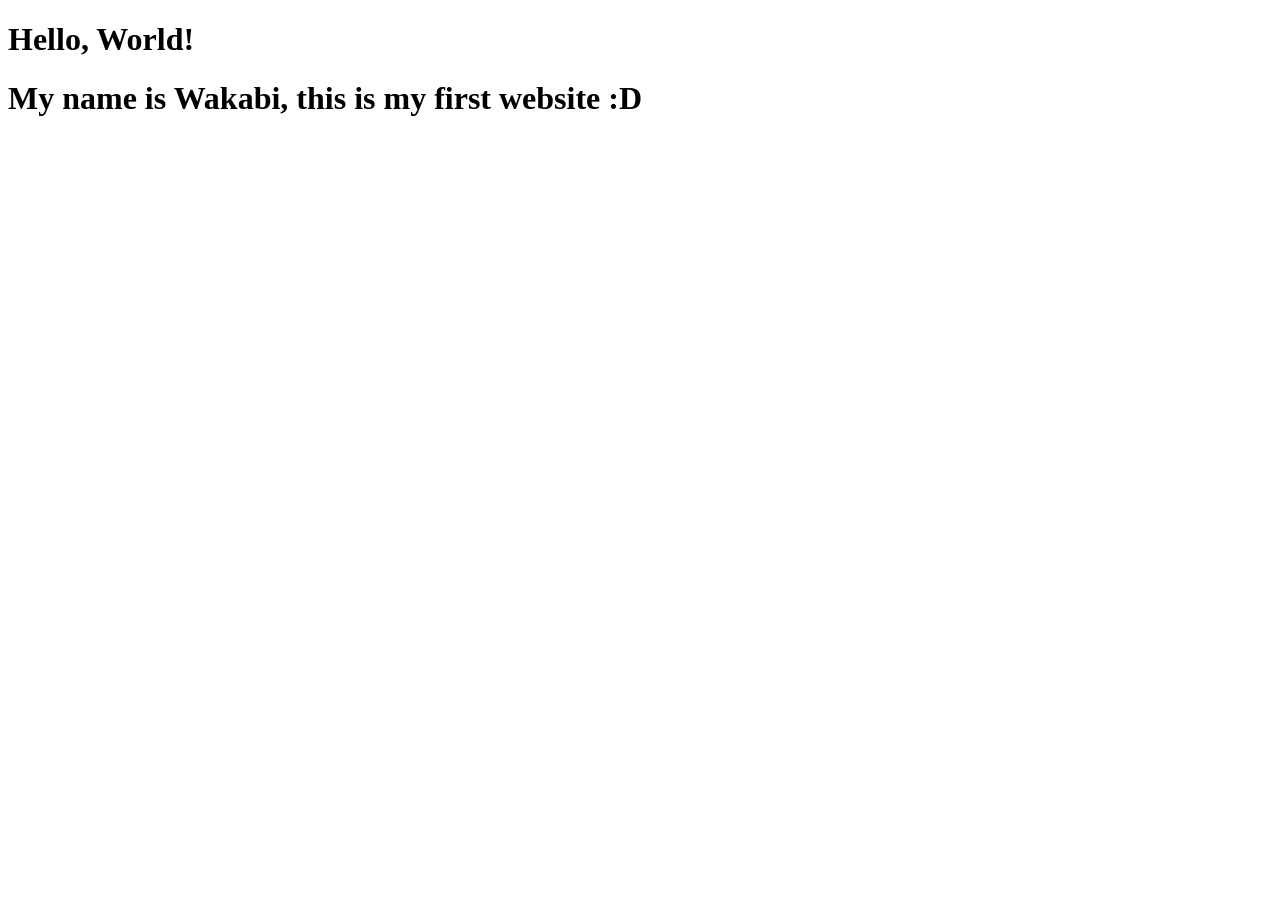
<file: 01_HTML_Fundamentals/index.html>
<!DOCTYPE html>
<html lang="en">
  <head>
    <meta charset="UTF-8" />
    <meta http-equiv="X-UA-Compatible" content="IE=edge" />
    <meta name="viewport" content="width=device-width, initial-scale=1.0" />
    <title>My First Website</title>
  </head>
  <body>
    <h1>Hello, World!</h1>
    <h1>My name is Wakabi, this is my first website :D</h1>
  </body>
</html>
</file>
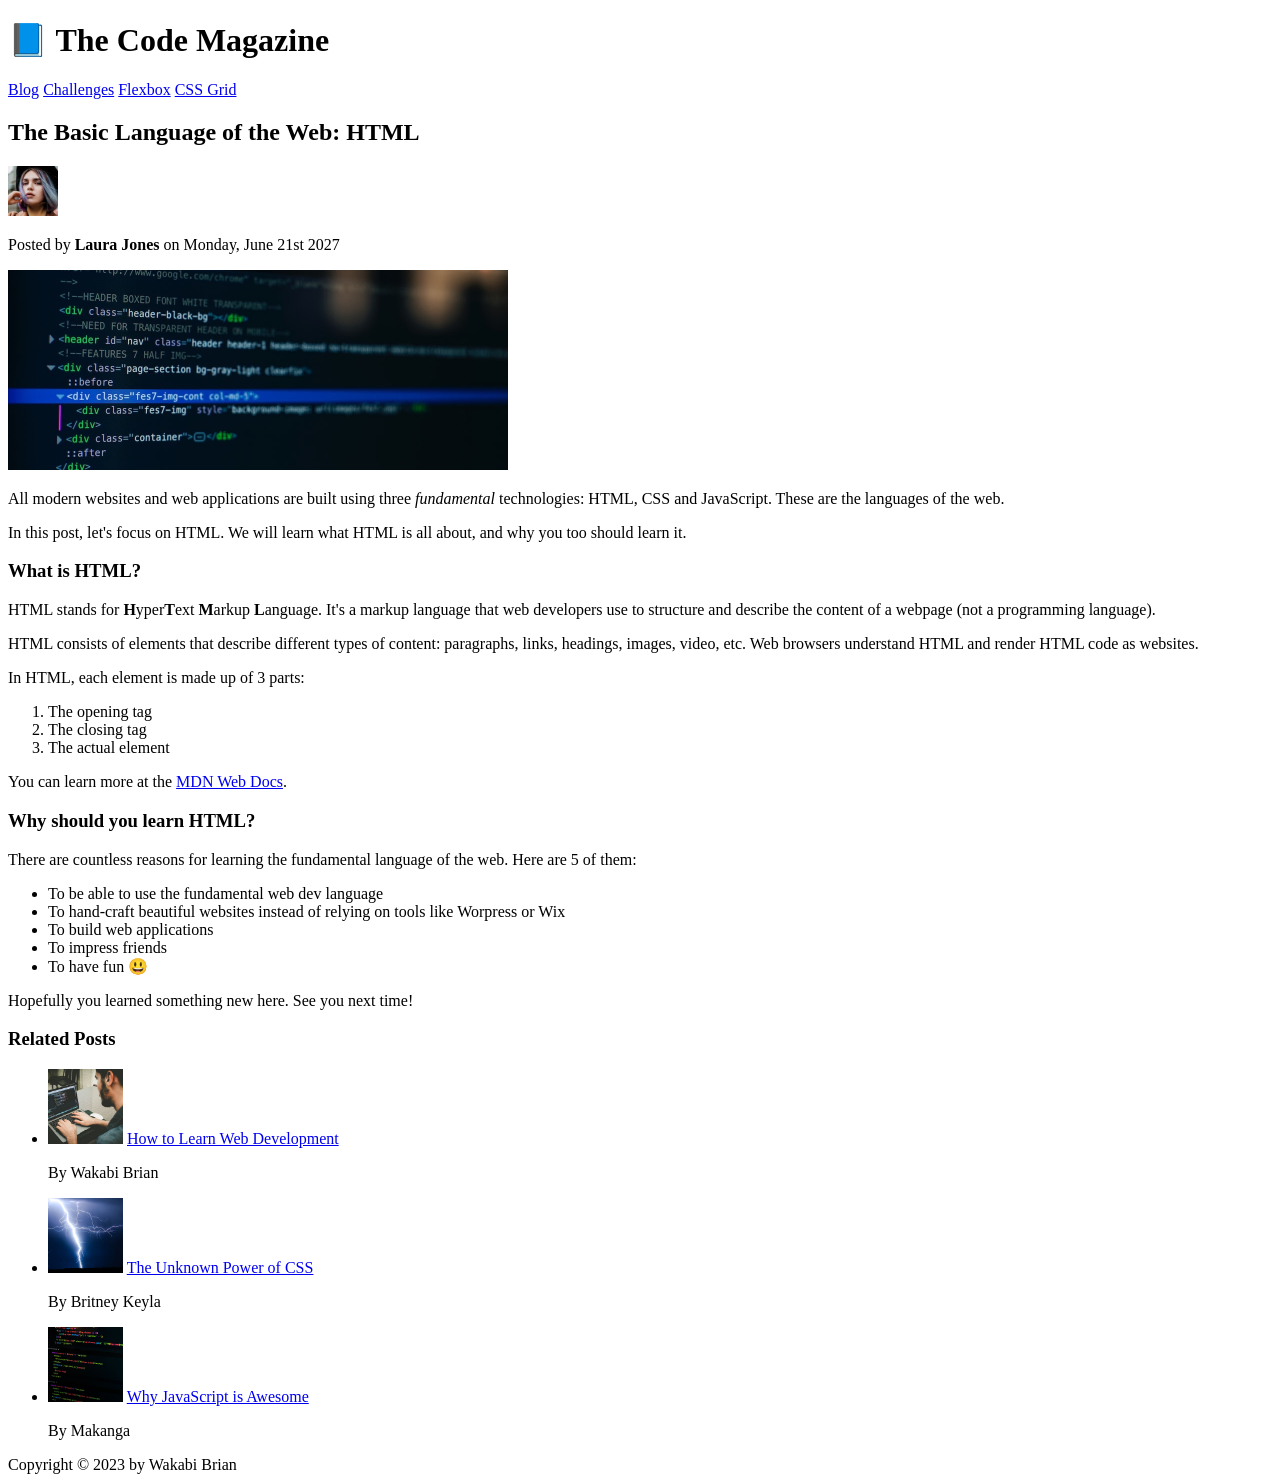
<file: 02_HTML_Fundamentals/index.html>
<!DOCTYPE html>
<html lang="en">
  <head>
    <meta charset="UTF-8" />
    <title>The Basic Language of the Web: HTML</title>
  </head>

  <body>
    <header>
      <h1>📘 The Code Magazine</h1>
      <nav>
        <a href="blog.html">Blog</a>
        <a href="#">Challenges</a>
        <a href="#">Flexbox</a>
        <a href="#">CSS Grid</a>
      </nav>
    </header>

    <article>
      <header>
        <h2>The Basic Language of the Web: HTML</h2>
        <img
          src="img/laura-jones.jpg"
          alt="Laura Jones Picture"
          width="50"
          height="50"
        />
        <p>Posted by <strong>Laura Jones</strong> on Monday, June 21st 2027</p>
        <img
          src="img/post-img.jpg"
          alt="HTML Code on a screen"
          width="500"
          height="200"
        />
      </header>

      <p>
        All modern websites and web applications are built using three
        <em>fundamental</em>
        technologies: HTML, CSS and JavaScript. These are the languages of the
        web.
      </p>

      <p>
        In this post, let's focus on HTML. We will learn what HTML is all about,
        and why you too should learn it.
      </p>

      <h3>What is HTML?</h3>
      <p>
        HTML stands for <strong>H</strong>yper<strong>T</strong>ext
        <strong>M</strong>arkup <strong>L</strong>anguage. It's a markup
        language that web developers use to structure and describe the content
        of a webpage (not a programming language).
      </p>
      <!-- This is a comment: It's not visible in the browser -->
      <p>
        HTML consists of elements that describe different types of content:
        paragraphs, links, headings, images, video, etc. Web browsers understand
        HTML and render HTML code as websites.
      </p>

      <p>In HTML, each element is made up of 3 parts:</p>

      <ol>
        <li>The opening tag</li>
        <li>The closing tag</li>
        <li>The actual element</li>
      </ol>

      <p>
        You can learn more at the
        <a
          href="https://developer.mozilla.org/en-US/docs/Web/HTML"
          target="_blank"
          >MDN Web Docs</a
        >.
      </p>

      <h3>Why should you learn HTML?</h3>
      <p>
        There are countless reasons for learning the fundamental language of the
        web. Here are 5 of them:
      </p>

      <ul>
        <li>To be able to use the fundamental web dev language</li>
        <li>
          To hand-craft beautiful websites instead of relying on tools like
          Worpress or Wix
        </li>
        <li>To build web applications</li>
        <li>To impress friends</li>
        <li>To have fun 😃</li>
      </ul>

      <p>Hopefully you learned something new here. See you next time!</p>
    </article>

    <aside>
      <h3>Related Posts</h3>
      <ul>
        <li>
          <img
            src="img/related-1.jpg"
            alt="Man on a computer"
            width="75"
            height="75"
          />
          <a href="#">How to Learn Web Development</a>
          <p>By Wakabi Brian</p>
        </li>
        <li>
          <img
            src="img/related-2.jpg"
            alt="Image of Sky"
            width="75"
            height="75"
          />
          <a href="#">The Unknown Power of CSS</a>
          <p>By Britney Keyla</p>
        </li>
        <li>
          <img
            src="img/related-3.jpg"
            alt="Code on PC"
            width="75"
            height="75"
          />
          <a href="#">Why JavaScript is Awesome</a>
          <p>By Makanga</p>
        </li>
      </ul>
    </aside>

    <footer>Copyright &copy; 2023 by Wakabi Brian</footer>
  </body>
</html>
</file>
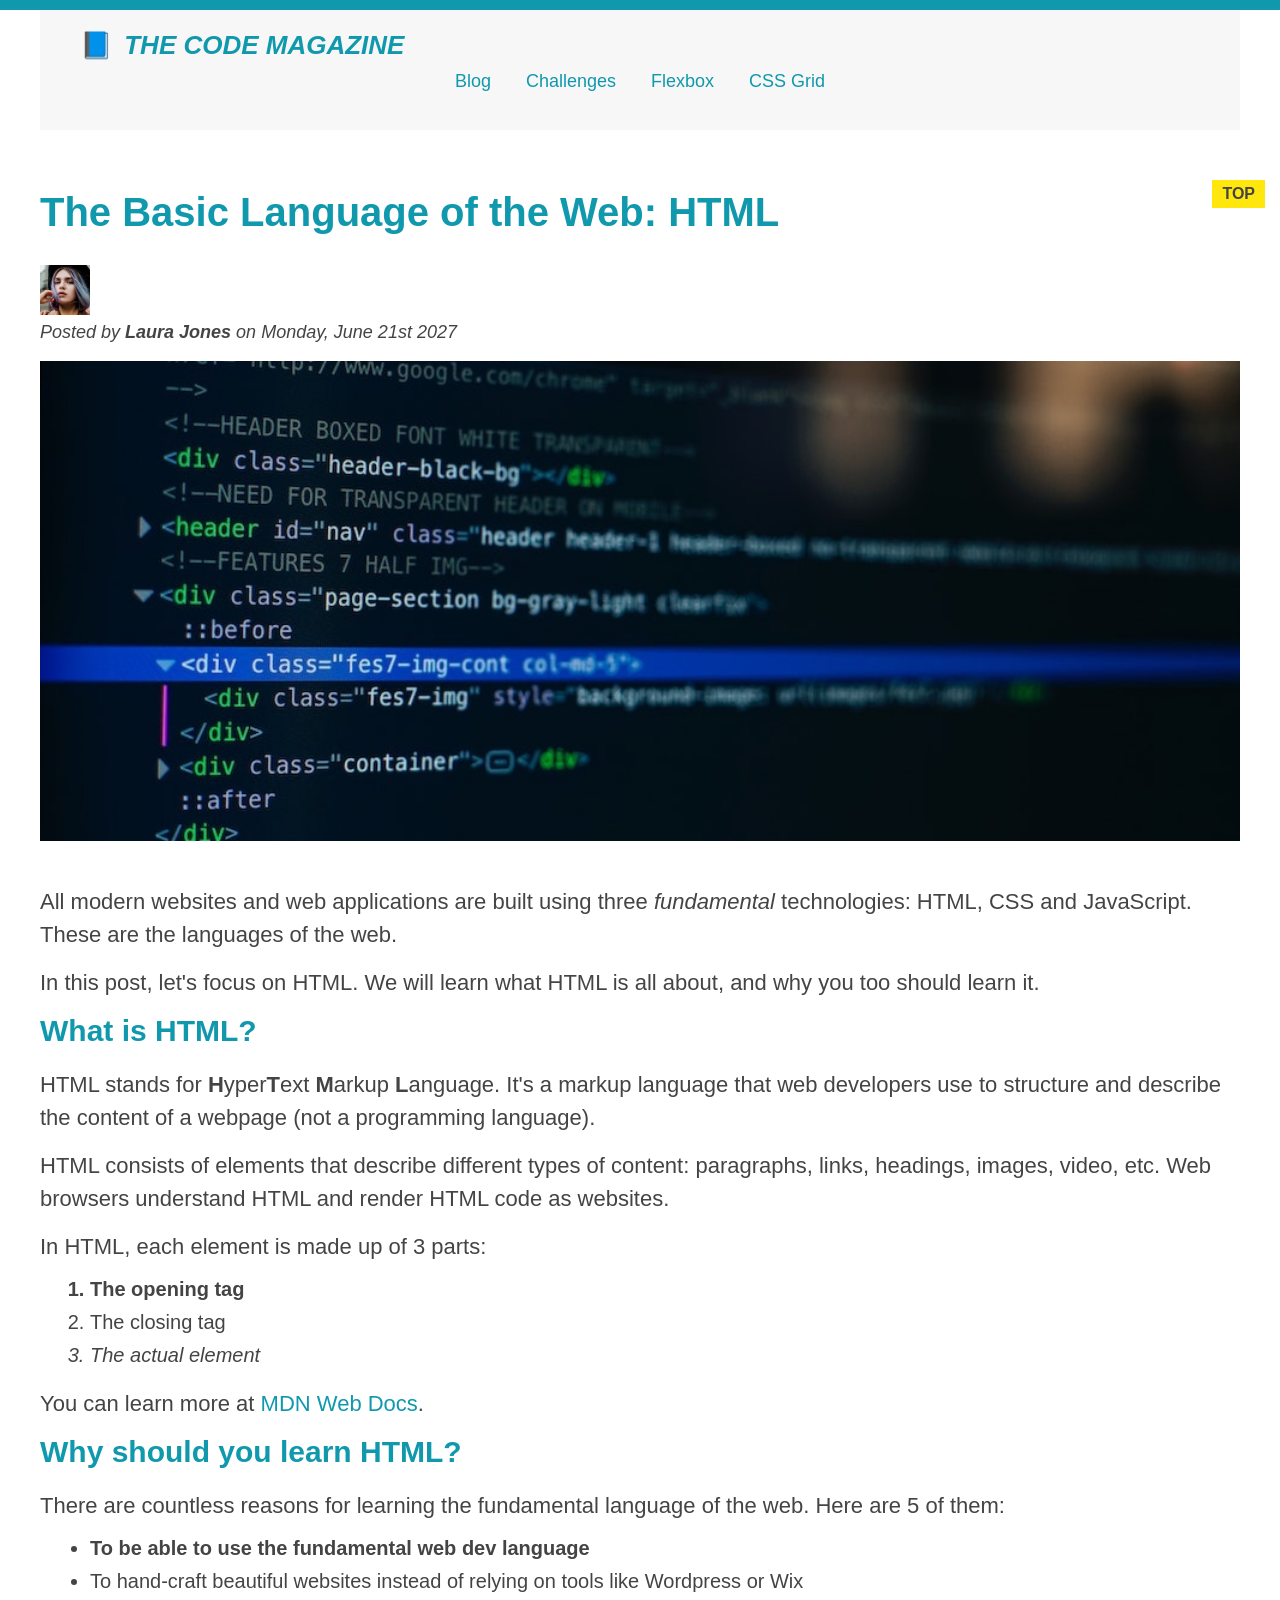
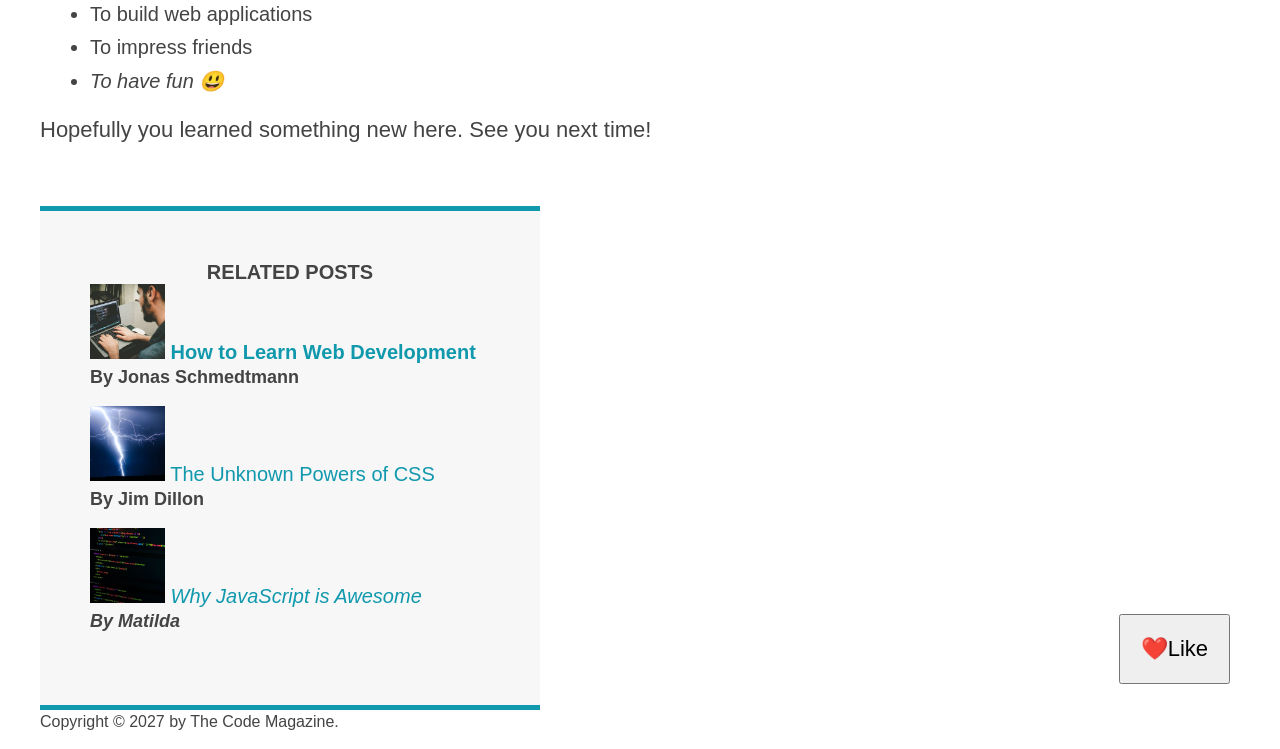
<file: 03_CSS_Fundamentals/index.html>
<!DOCTYPE html>
<html lang="en">
    <head>
        <meta charset="UTF-8" />
        <title>The Basic Language of the Web: HTML</title>
    </head>

    <link rel="stylesheet" href="style.css" />

    <body>
        <div class="container">
            <header class="main-header">
                <h1>📘 The Code Magazine</h1>

                <nav>
                    <!-- <strong>This is the navigation</strong> -->
                    <a href="blog.html">Blog</a>
                    <a href="#">Challenges</a>
                    <a href="#">Flexbox</a>
                    <a href="#">CSS Grid</a>
                </nav>

                <button>❤️Like</button>
            </header>

            <article>
                <header class="post-header">
                    <h2>The Basic Language of the Web: HTML</h2>

                    <img
                        src="img/laura-jones.jpg"
                        alt="Headshot of Laura Jones"
                        height="50"
                        width="50"
                    />

                    <p id="author">
                        Posted by <strong>Laura Jones</strong> on Monday, June
                        21st 2027
                    </p>

                    <img
                        src="img/post-img.jpg"
                        alt="HTML code on a screen"
                        width="500"
                        height="200"
                        class="post-img"
                    />
                </header>

                <p>
                    All modern websites and web applications are built using
                    three
                    <em>fundamental</em>
                    technologies: HTML, CSS and JavaScript. These are the
                    languages of the web.
                </p>

                <p>
                    In this post, let's focus on HTML. We will learn what HTML
                    is all about, and why you too should learn it.
                </p>

                <h3>What is HTML?</h3>
                <p>
                    HTML stands for <strong>H</strong>yper<strong>T</strong>ext
                    <strong>M</strong>arkup <strong>L</strong>anguage. It's a
                    markup language that web developers use to structure and
                    describe the content of a webpage (not a programming
                    language).
                </p>
                <p>
                    HTML consists of elements that describe different types of
                    content: paragraphs, links, headings, images, video, etc.
                    Web browsers understand HTML and render HTML code as
                    websites.
                </p>
                <p>In HTML, each element is made up of 3 parts:</p>

                <ol>
                    <li>The opening tag</li>
                    <li>The closing tag</li>
                    <li>The actual element</li>
                </ol>

                <p>
                    You can learn more at
                    <a
                        href="https://developer.mozilla.org/en-US/docs/Web/HTML"
                        target="_blank"
                        >MDN Web Docs</a
                    >.
                </p>

                <h3>Why should you learn HTML?</h3>

                <p>
                    There are countless reasons for learning the fundamental
                    language of the web. Here are 5 of them:
                </p>

                <ul>
                    <li>To be able to use the fundamental web dev language</li>
                    <li>
                        To hand-craft beautiful websites instead of relying on
                        tools like Wordpress or Wix
                    </li>
                    <li>To build web applications</li>
                    <li>To impress friends</li>
                    <li>To have fun 😃</li>
                </ul>

                <p>
                    Hopefully you learned something new here. See you next time!
                </p>
            </article>

            <aside>
                <h4>Related posts</h4>

                <ul class="related">
                    <li>
                        <img
                            src="img/related-1.jpg"
                            alt="Person programming"
                            width="75"
                            height="75"
                        />
                        <a href="#">How to Learn Web Development</a>
                        <p class="related-author">By Jonas Schmedtmann</p>
                    </li>
                    <li>
                        <img
                            src="img/related-2.jpg"
                            alt="Lightning"
                            width="75"
                            height="75"
                        />
                        <a href="#">The Unknown Powers of CSS</a>
                        <p class="related-author">By Jim Dillon</p>
                    </li>
                    <li>
                        <img
                            src="img/related-3.jpg"
                            alt="JavaScript code on a screen"
                            width="75"
                            height="75"
                        />
                        <a href="#">Why JavaScript is Awesome</a>
                        <p class="related-author">By Matilda</p>
                    </li>
                </ul>
            </aside>

            <footer>
                <p id="copy-right" class="copy-right text">
                    Copyright &copy; 2027 by The Code Magazine.
                </p>
            </footer>
        </div>
    </body>
</html>
</file>
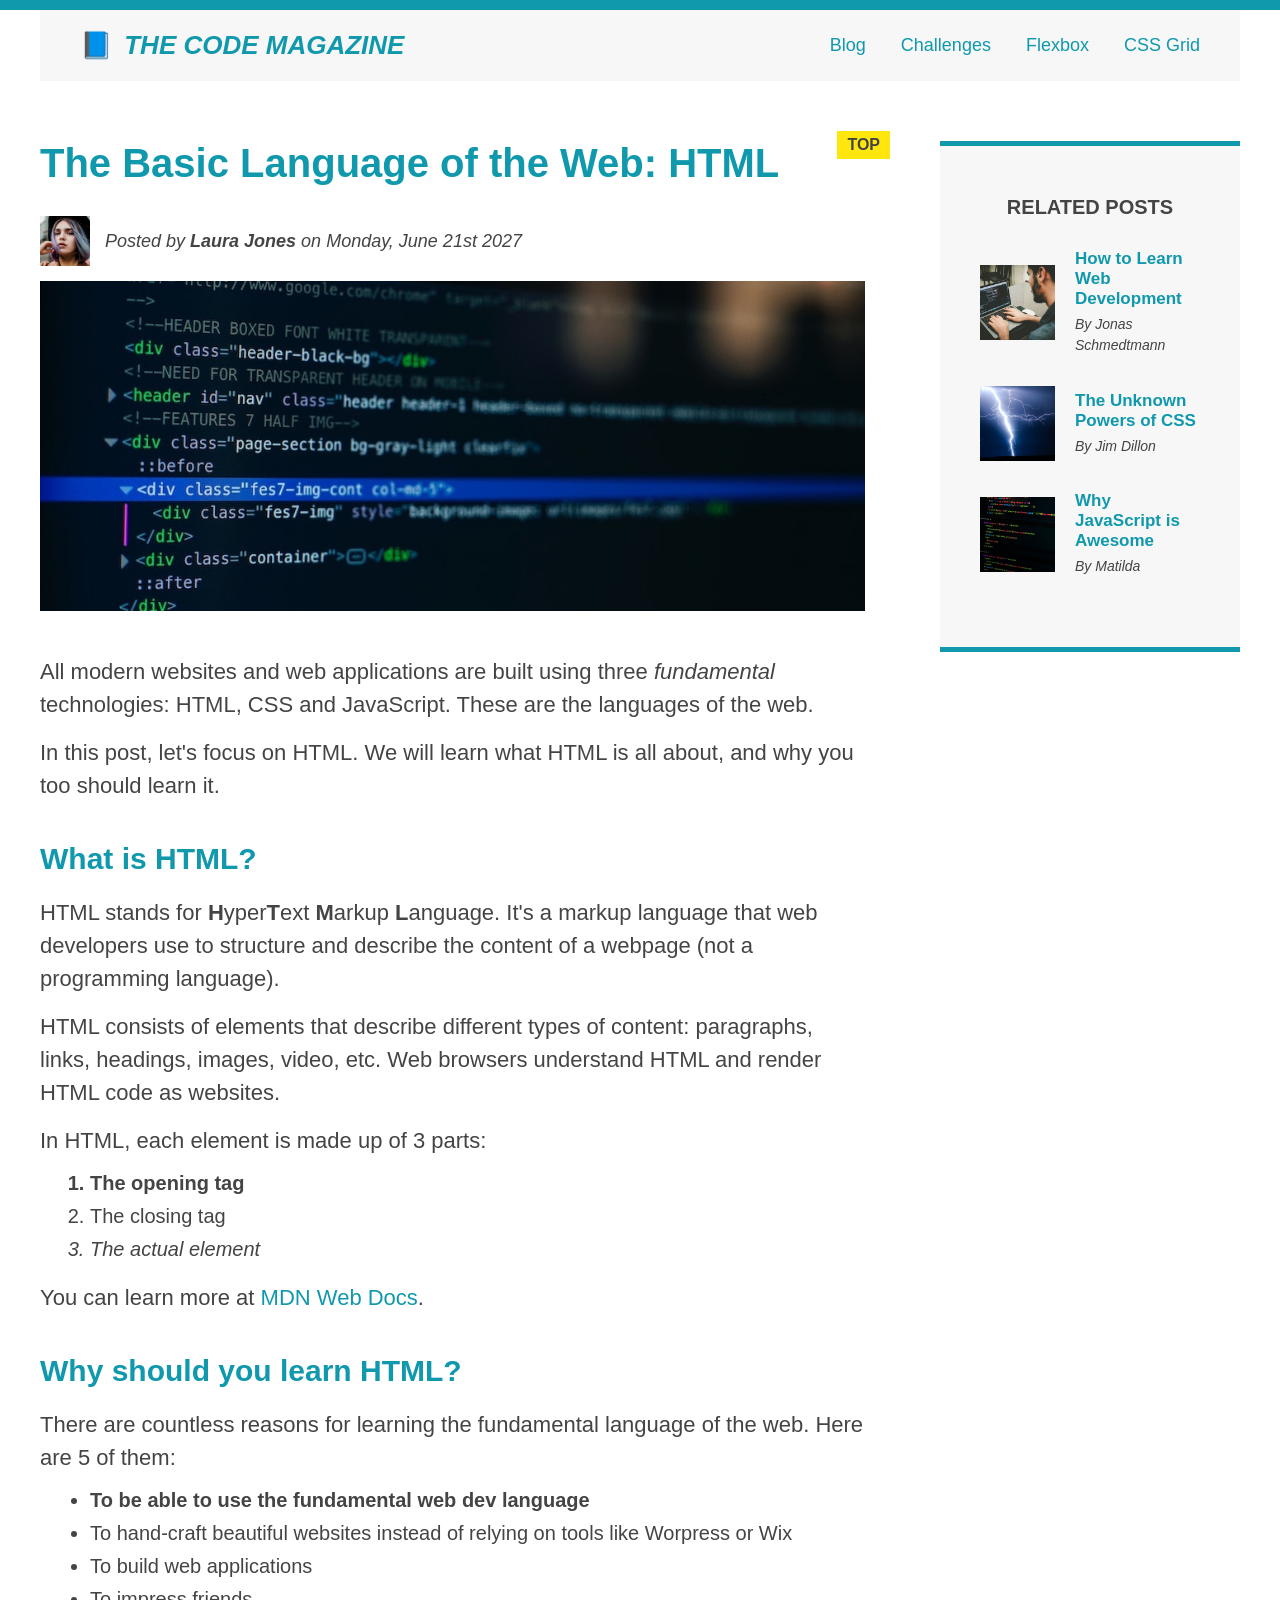
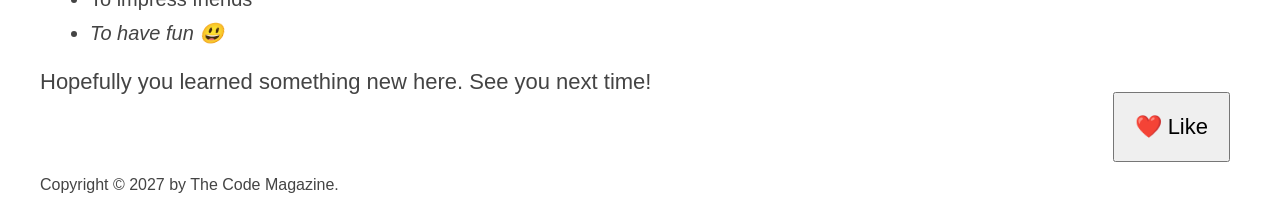
<file: 04-CSS-Layouts/index.html>
<!DOCTYPE html>
<html lang="en">
    <head>
        <meta charset="UTF-8" />
        <link href="style.css" rel="stylesheet" />

        <title>The Basic Language of the Web: HTML</title>
    </head>

    <body>
        <!--
    <h1>The Basic Language of the Web: HTML</h1>
    <h2>The Basic Language of the Web: HTML</h2>
    <h3>The Basic Language of the Web: HTML</h3>
    <h4>The Basic Language of the Web: HTML</h4>
    <h5>The Basic Language of the Web: HTML</h5>
    <h6>The Basic Language of the Web: HTML</h6>
    -->

        <div class="container">
            <header class="main-header clearfix">
                <h1>📘 The Code Magazine</h1>

                <nav>
                    <!-- <strong>This is the navigation</strong> -->
                    <a href="blog.html">Blog</a>
                    <a href="#">Challenges</a>
                    <a href="flexbox.html">Flexbox</a>
                    <a href="css-grid.html">CSS Grid</a>
                </nav>

                <!-- <div class="clear"></div> -->
            </header>
            <!-- Only necessary for flexbox -->
            <!-- <div class="row"> -->
            <article>
                <header class="post-header">
                    <h2>The Basic Language of the Web: HTML</h2>
                    <div class="author-box">
                        <img
                            src="img/laura-jones.jpg"
                            alt="Headshot of Laura Jones"
                            height="50"
                            width="50"
                            class="author-img"
                        />

                        <p id="author" class="author">
                            Posted by <strong>Laura Jones</strong> on Monday,
                            June 21st 2027
                        </p>
                    </div>

                    <img
                        src="img/post-img.jpg"
                        alt="HTML code on a screen"
                        width="500"
                        height="200"
                        class="post-img"
                    />
                    <button>❤️ Like</button>
                </header>

                <p>
                    All modern websites and web applications are built using
                    three
                    <em>fundamental</em>
                    technologies: HTML, CSS and JavaScript. These are the
                    languages of the web.
                </p>

                <p>
                    In this post, let's focus on HTML. We will learn what HTML
                    is all about, and why you too should learn it.
                </p>

                <h3>What is HTML?</h3>
                <p>
                    HTML stands for
                    <strong>H</strong>yper<strong>T</strong>ext
                    <strong>M</strong>arkup <strong>L</strong>anguage. It's a
                    markup language that web developers use to structure and
                    describe the content of a webpage (not a programming
                    language).
                </p>
                <p>
                    HTML consists of elements that describe different types of
                    content: paragraphs, links, headings, images, video, etc.
                    Web browsers understand HTML and render HTML code as
                    websites.
                </p>
                <p>In HTML, each element is made up of 3 parts:</p>

                <ol>
                    <li class="first-li">The opening tag</li>
                    <li>The closing tag</li>
                    <li>The actual element</li>
                </ol>

                <p>
                    You can learn more at
                    <a
                        href="https://developer.mozilla.org/en-US/docs/Web/HTML"
                        target="_blank"
                        >MDN Web Docs</a
                    >.
                </p>

                <h3>Why should you learn HTML?</h3>

                <p>
                    There are countless reasons for learning the fundamental
                    language of the web. Here are 5 of them:
                </p>

                <ul>
                    <li class="first-li">
                        To be able to use the fundamental web dev language
                    </li>
                    <li>
                        To hand-craft beautiful websites instead of relying on
                        tools like Worpress or Wix
                    </li>
                    <li>To build web applications</li>
                    <li>To impress friends</li>
                    <li>To have fun 😃</li>
                </ul>

                <p>
                    Hopefully you learned something new here. See you next time!
                </p>
            </article>

            <aside>
                <h4>Related posts</h4>

                <ul class="related">
                    <li class="related-post">
                        <img
                            src="img/related-1.jpg"
                            alt="Person programming"
                            width="75"
                            height="75"
                        />
                        <div>
                            <a href="#" class="related-link"
                                >How to Learn Web Development</a
                            >
                            <p class="related-author">By Jonas Schmedtmann</p>
                        </div>
                    </li>
                    <li class="related-post">
                        <img
                            src="img/related-2.jpg"
                            alt="Lightning"
                            width="75"
                            height="75"
                        />
                        <div>
                            <a href="#" class="related-link"
                                >The Unknown Powers of CSS</a
                            >
                            <p class="related-author">By Jim Dillon</p>
                        </div>
                    </li>
                    <li class="related-post">
                        <img
                            src="img/related-3.jpg"
                            alt="JavaScript code on a screen"
                            width="75"
                            height="75"
                        />
                        <div>
                            <a href="#" class="related-link"
                                >Why JavaScript is Awesome</a
                            >
                            <p class="related-author">By Matilda</p>
                        </div>
                    </li>
                </ul>
            </aside>
            <!-- </div> -->

            <footer>
                <p id="copyright" class="copyright text">
                    Copyright &copy; 2027 by The Code Magazine.
                </p>
            </footer>
        </div>
    </body>
</html>
</file>
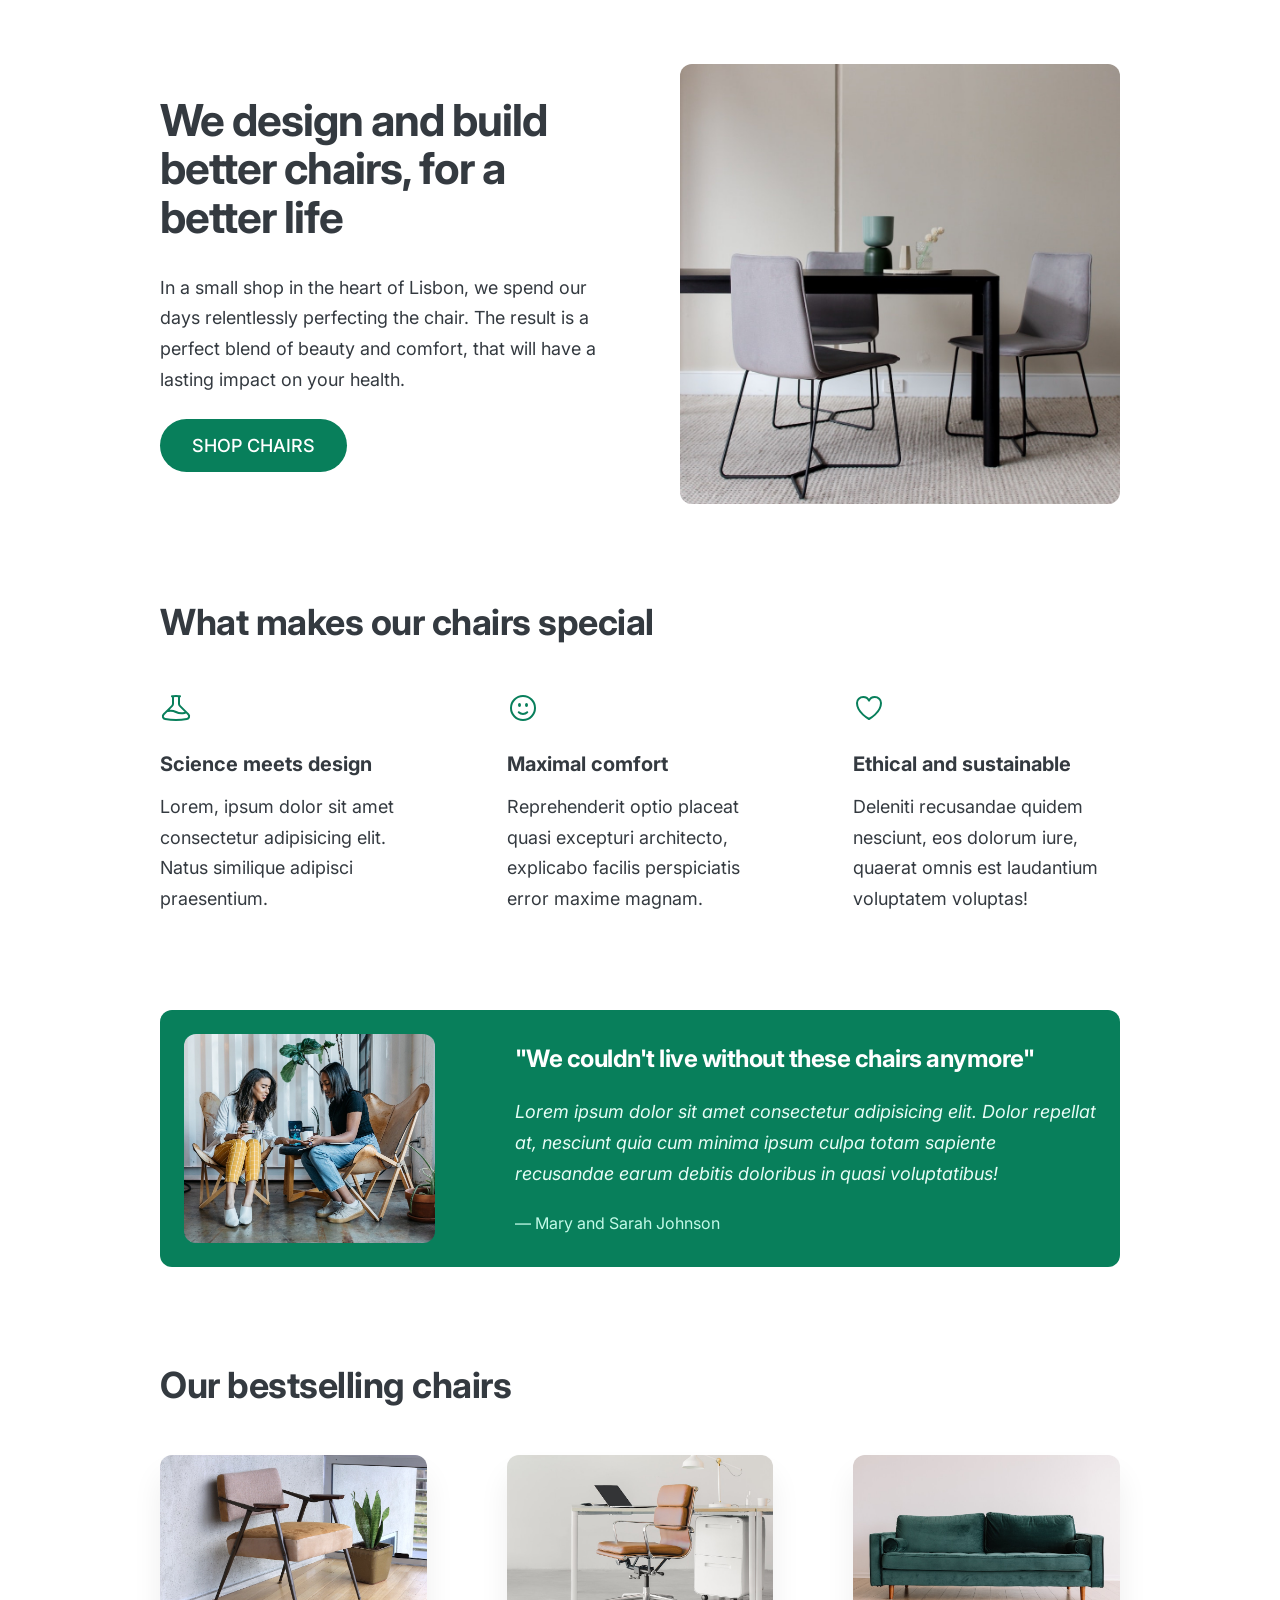
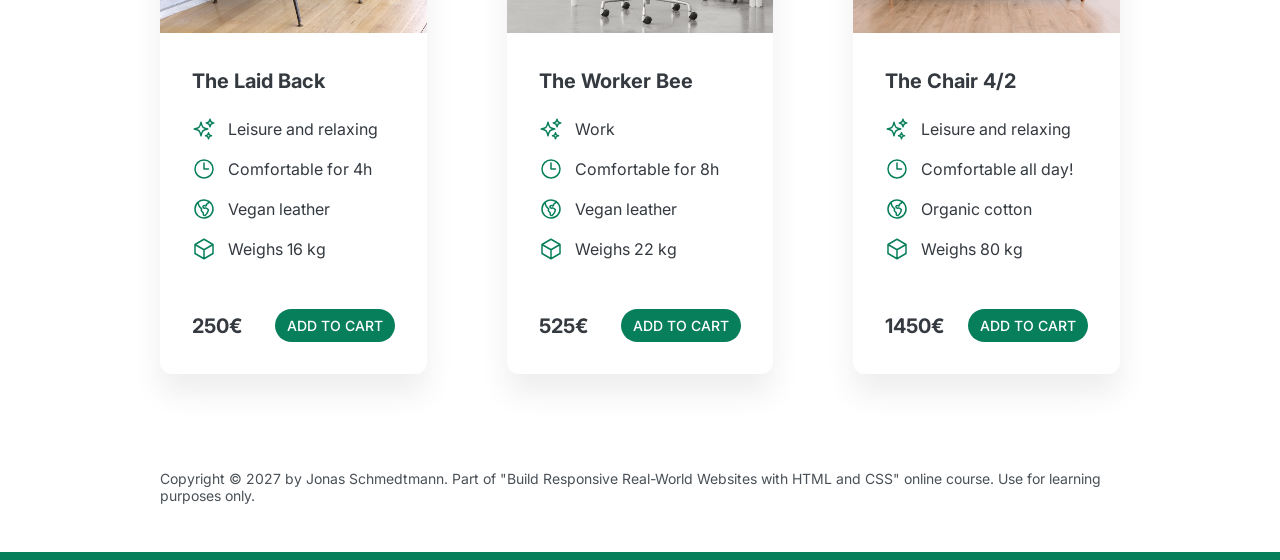
<file: 05-Design/index.html>
<!DOCTYPE html>
<html lang="en">
    <head>
        <meta charset="UTF-8" />
        <meta http-equiv="X-UA-Compatible" content="IE=edge" />
        <meta name="viewport" content="width=device-width, initial-scale=1.0" />
        <link rel="preconnect" href="https://fonts.googleapis.com" />
        <link rel="preconnect" href="https://fonts.gstatic.com" crossorigin />
        <link
            href="https://fonts.googleapis.com/css2?family=Inter:wght@400;500;700&display=swap"
            rel="stylesheet"
        />
        <link rel="stylesheet" href="style.css" />
        <title>Lisbon Chair Shop</title>
    </head>
    <body>
        <div class="container">
            <header>
                <div class="header-text-box">
                    <h1>
                        We design and build better chairs, for a better life
                    </h1>
                    <p class="header-text">
                        In a small shop in the heart of Lisbon, we spend our
                        days relentlessly perfecting the chair. The result is a
                        perfect blend of beauty and comfort, that will have a
                        lasting impact on your health.
                    </p>
                    <a class="btn btn--big" href="#">Shop chairs</a>
                </div>
                <img src="hero.jpg" alt="Photo" />
            </header>

            <section>
                <h2>What makes our chairs special</h2>
                <div class="grid-3-cols">
                    <div>
                        <svg
                            xmlns="http://www.w3.org/2000/svg"
                            fill="none"
                            viewBox="0 0 24 24"
                            stroke-width="1.5"
                            stroke="currentColor"
                            class="features-icon"
                        >
                            <path
                                stroke-linecap="round"
                                stroke-linejoin="round"
                                d="M9.75 3.104v5.714a2.25 2.25 0 01-.659 1.591L5 14.5M9.75 3.104c-.251.023-.501.05-.75.082m.75-.082a24.301 24.301 0 014.5 0m0 0v5.714c0 .597.237 1.17.659 1.591L19.8 15.3M14.25 3.104c.251.023.501.05.75.082M19.8 15.3l-1.57.393A9.065 9.065 0 0112 15a9.065 9.065 0 00-6.23-.693L5 14.5m14.8.8l1.402 1.402c1.232 1.232.65 3.318-1.067 3.611A48.309 48.309 0 0112 21c-2.773 0-5.491-.235-8.135-.687-1.718-.293-2.3-2.379-1.067-3.61L5 14.5"
                            />
                        </svg>

                        <p class="features-title">
                            <strong>Science meets design</strong>
                        </p>
                        <p class="features-text">
                            Lorem, ipsum dolor sit amet consectetur adipisicing
                            elit. Natus similique adipisci praesentium.
                        </p>
                    </div>

                    <div>
                        <svg
                            xmlns="http://www.w3.org/2000/svg"
                            fill="none"
                            viewBox="0 0 24 24"
                            stroke-width="1.5"
                            stroke="currentColor"
                            class="features-icon"
                        >
                            <path
                                stroke-linecap="round"
                                stroke-linejoin="round"
                                d="M15.182 15.182a4.5 4.5 0 01-6.364 0M21 12a9 9 0 11-18 0 9 9 0 0118 0zM9.75 9.75c0 .414-.168.75-.375.75S9 10.164 9 9.75 9.168 9 9.375 9s.375.336.375.75zm-.375 0h.008v.015h-.008V9.75zm5.625 0c0 .414-.168.75-.375.75s-.375-.336-.375-.75.168-.75.375-.75.375.336.375.75zm-.375 0h.008v.015h-.008V9.75z"
                            />
                        </svg>

                        <p class="features-title">
                            <strong>Maximal comfort</strong>
                        </p>
                        <p class="features-text">
                            Reprehenderit optio placeat quasi excepturi
                            architecto, explicabo facilis perspiciatis error
                            maxime magnam.
                        </p>
                    </div>

                    <div>
                        <svg
                            xmlns="http://www.w3.org/2000/svg"
                            fill="none"
                            viewBox="0 0 24 24"
                            stroke-width="1.5"
                            stroke="currentColor"
                            class="features-icon"
                        >
                            <path
                                stroke-linecap="round"
                                stroke-linejoin="round"
                                d="M21 8.25c0-2.485-2.099-4.5-4.688-4.5-1.935 0-3.597 1.126-4.312 2.733-.715-1.607-2.377-2.733-4.313-2.733C5.1 3.75 3 5.765 3 8.25c0 7.22 9 12 9 12s9-4.78 9-12z"
                            />
                        </svg>

                        <p class="features-title">
                            <strong>Ethical and sustainable</strong>
                        </p>
                        <p class="features-text">
                            Deleniti recusandae quidem nesciunt, eos dolorum
                            iure, quaerat omnis est laudantium voluptatem
                            voluptas!
                        </p>
                    </div>
                </div>
            </section>

            <section class="testimonial-section">
                <div class="grid-3-cols">
                    <img src="customers.jpg" alt="People sitting on chairs" />
                    <div class="testimonial-box">
                        <h2>"We couldn't live without these chairs anymore"</h2>
                        <blockquote class="testimonial-text">
                            Lorem ipsum dolor sit amet consectetur adipisicing
                            elit. Dolor repellat at, nesciunt quia cum minima
                            ipsum culpa totam sapiente recusandae earum debitis
                            doloribus in quasi voluptatibus!
                        </blockquote>
                        <p class="testimonial-author">
                            &mdash; Mary and Sarah Johnson
                        </p>
                    </div>
                </div>
            </section>

            <section>
                <h2>Our bestselling chairs</h2>
                <div class="grid-3-cols">
                    <figure class="chair">
                        <img src="chair-1.jpg" alt="Chair" />
                        <div class="chair-box">
                            <h3>The Laid Back</h3>
                            <ul class="chair-details">
                                <li>
                                    <svg
                                        xmlns="http://www.w3.org/2000/svg"
                                        fill="none"
                                        viewBox="0 0 24 24"
                                        stroke-width="1.5"
                                        stroke="currentColor"
                                        class="chair-icon"
                                    >
                                        <path
                                            stroke-linecap="round"
                                            stroke-linejoin="round"
                                            d="M9.813 15.904L9 18.75l-.813-2.846a4.5 4.5 0 00-3.09-3.09L2.25 12l2.846-.813a4.5 4.5 0 003.09-3.09L9 5.25l.813 2.846a4.5 4.5 0 003.09 3.09L15.75 12l-2.846.813a4.5 4.5 0 00-3.09 3.09zM18.259 8.715L18 9.75l-.259-1.035a3.375 3.375 0 00-2.455-2.456L14.25 6l1.036-.259a3.375 3.375 0 002.455-2.456L18 2.25l.259 1.035a3.375 3.375 0 002.456 2.456L21.75 6l-1.035.259a3.375 3.375 0 00-2.456 2.456zM16.894 20.567L16.5 21.75l-.394-1.183a2.25 2.25 0 00-1.423-1.423L13.5 18.75l1.183-.394a2.25 2.25 0 001.423-1.423l.394-1.183.394 1.183a2.25 2.25 0 001.423 1.423l1.183.394-1.183.394a2.25 2.25 0 00-1.423 1.423z"
                                        />
                                    </svg>

                                    <!-- Span is a generic INLINE text element, it doesn't have any meaning. It's like a div element, but inline -->
                                    <span>Leisure and relaxing</span>
                                </li>
                                <li>
                                    <svg
                                        xmlns="http://www.w3.org/2000/svg"
                                        fill="none"
                                        viewBox="0 0 24 24"
                                        stroke-width="1.5"
                                        stroke="currentColor"
                                        class="chair-icon"
                                    >
                                        <path
                                            stroke-linecap="round"
                                            stroke-linejoin="round"
                                            d="M12 6v6h4.5m4.5 0a9 9 0 11-18 0 9 9 0 0118 0z"
                                        />
                                    </svg>
                                    <span>Comfortable for 4h</span>
                                </li>
                                <li>
                                    <svg
                                        xmlns="http://www.w3.org/2000/svg"
                                        fill="none"
                                        viewBox="0 0 24 24"
                                        stroke-width="1.5"
                                        stroke="currentColor"
                                        class="chair-icon"
                                    >
                                        <path
                                            stroke-linecap="round"
                                            stroke-linejoin="round"
                                            d="M6.115 5.19l.319 1.913A6 6 0 008.11 10.36L9.75 12l-.387.775c-.217.433-.132.956.21 1.298l1.348 1.348c.21.21.329.497.329.795v1.089c0 .426.24.815.622 1.006l.153.076c.433.217.956.132 1.298-.21l.723-.723a8.7 8.7 0 002.288-4.042 1.087 1.087 0 00-.358-1.099l-1.33-1.108c-.251-.21-.582-.299-.905-.245l-1.17.195a1.125 1.125 0 01-.98-.314l-.295-.295a1.125 1.125 0 010-1.591l.13-.132a1.125 1.125 0 011.3-.21l.603.302a.809.809 0 001.086-1.086L14.25 7.5l1.256-.837a4.5 4.5 0 001.528-1.732l.146-.292M6.115 5.19A9 9 0 1017.18 4.64M6.115 5.19A8.965 8.965 0 0112 3c1.929 0 3.716.607 5.18 1.64"
                                        />
                                    </svg>
                                    <span>Vegan leather</span>
                                </li>
                                <li>
                                    <svg
                                        xmlns="http://www.w3.org/2000/svg"
                                        fill="none"
                                        viewBox="0 0 24 24"
                                        stroke-width="1.5"
                                        stroke="currentColor"
                                        class="chair-icon"
                                    >
                                        <path
                                            stroke-linecap="round"
                                            stroke-linejoin="round"
                                            d="M21 7.5l-9-5.25L3 7.5m18 0l-9 5.25m9-5.25v9l-9 5.25M3 7.5l9 5.25M3 7.5v9l9 5.25m0-9v9"
                                        />
                                    </svg>

                                    <span>Weighs 16 kg</span>
                                </li>
                            </ul>
                            <div class="chair-price">
                                <strong>250€</strong>
                                <a href="#" class="btn btn--small"
                                    >Add to cart</a
                                >
                            </div>
                        </div>
                    </figure>

                    <figure class="chair">
                        <img src="chair-2.jpg" alt="Chair" />
                        <div class="chair-box">
                            <h3>The Worker Bee</h3>
                            <ul class="chair-details">
                                <li>
                                    <svg
                                        xmlns="http://www.w3.org/2000/svg"
                                        fill="none"
                                        viewBox="0 0 24 24"
                                        stroke-width="1.5"
                                        stroke="currentColor"
                                        class="chair-icon"
                                    >
                                        <path
                                            stroke-linecap="round"
                                            stroke-linejoin="round"
                                            d="M9.813 15.904L9 18.75l-.813-2.846a4.5 4.5 0 00-3.09-3.09L2.25 12l2.846-.813a4.5 4.5 0 003.09-3.09L9 5.25l.813 2.846a4.5 4.5 0 003.09 3.09L15.75 12l-2.846.813a4.5 4.5 0 00-3.09 3.09zM18.259 8.715L18 9.75l-.259-1.035a3.375 3.375 0 00-2.455-2.456L14.25 6l1.036-.259a3.375 3.375 0 002.455-2.456L18 2.25l.259 1.035a3.375 3.375 0 002.456 2.456L21.75 6l-1.035.259a3.375 3.375 0 00-2.456 2.456zM16.894 20.567L16.5 21.75l-.394-1.183a2.25 2.25 0 00-1.423-1.423L13.5 18.75l1.183-.394a2.25 2.25 0 001.423-1.423l.394-1.183.394 1.183a2.25 2.25 0 001.423 1.423l1.183.394-1.183.394a2.25 2.25 0 00-1.423 1.423z"
                                        />
                                    </svg>
                                    <span>Work</span>
                                </li>
                                <li>
                                    <svg
                                        xmlns="http://www.w3.org/2000/svg"
                                        fill="none"
                                        viewBox="0 0 24 24"
                                        stroke-width="1.5"
                                        stroke="currentColor"
                                        class="chair-icon"
                                    >
                                        <path
                                            stroke-linecap="round"
                                            stroke-linejoin="round"
                                            d="M12 6v6h4.5m4.5 0a9 9 0 11-18 0 9 9 0 0118 0z"
                                        />
                                    </svg>
                                    <span>Comfortable for 8h</span>
                                </li>
                                <li>
                                    <svg
                                        xmlns="http://www.w3.org/2000/svg"
                                        fill="none"
                                        viewBox="0 0 24 24"
                                        stroke-width="1.5"
                                        stroke="currentColor"
                                        class="chair-icon"
                                    >
                                        <path
                                            stroke-linecap="round"
                                            stroke-linejoin="round"
                                            d="M6.115 5.19l.319 1.913A6 6 0 008.11 10.36L9.75 12l-.387.775c-.217.433-.132.956.21 1.298l1.348 1.348c.21.21.329.497.329.795v1.089c0 .426.24.815.622 1.006l.153.076c.433.217.956.132 1.298-.21l.723-.723a8.7 8.7 0 002.288-4.042 1.087 1.087 0 00-.358-1.099l-1.33-1.108c-.251-.21-.582-.299-.905-.245l-1.17.195a1.125 1.125 0 01-.98-.314l-.295-.295a1.125 1.125 0 010-1.591l.13-.132a1.125 1.125 0 011.3-.21l.603.302a.809.809 0 001.086-1.086L14.25 7.5l1.256-.837a4.5 4.5 0 001.528-1.732l.146-.292M6.115 5.19A9 9 0 1017.18 4.64M6.115 5.19A8.965 8.965 0 0112 3c1.929 0 3.716.607 5.18 1.64"
                                        />
                                    </svg>
                                    <span>Vegan leather</span>
                                </li>
                                <li>
                                    <svg
                                        xmlns="http://www.w3.org/2000/svg"
                                        fill="none"
                                        viewBox="0 0 24 24"
                                        stroke-width="1.5"
                                        stroke="currentColor"
                                        class="chair-icon"
                                    >
                                        <path
                                            stroke-linecap="round"
                                            stroke-linejoin="round"
                                            d="M21 7.5l-9-5.25L3 7.5m18 0l-9 5.25m9-5.25v9l-9 5.25M3 7.5l9 5.25M3 7.5v9l9 5.25m0-9v9"
                                        />
                                    </svg>
                                    <span>Weighs 22 kg</span>
                                </li>
                            </ul>
                            <div class="chair-price">
                                <strong>525€</strong>
                                <a href="#" class="btn btn--small"
                                    >Add to cart</a
                                >
                            </div>
                        </div>
                    </figure>

                    <figure class="chair">
                        <img src="chair-3.jpg" alt="Chair" />
                        <div class="chair-box">
                            <h3>The Chair 4/2</h3>
                            <ul class="chair-details">
                                <li>
                                    <svg
                                        xmlns="http://www.w3.org/2000/svg"
                                        fill="none"
                                        viewBox="0 0 24 24"
                                        stroke-width="1.5"
                                        stroke="currentColor"
                                        class="chair-icon"
                                    >
                                        <path
                                            stroke-linecap="round"
                                            stroke-linejoin="round"
                                            d="M9.813 15.904L9 18.75l-.813-2.846a4.5 4.5 0 00-3.09-3.09L2.25 12l2.846-.813a4.5 4.5 0 003.09-3.09L9 5.25l.813 2.846a4.5 4.5 0 003.09 3.09L15.75 12l-2.846.813a4.5 4.5 0 00-3.09 3.09zM18.259 8.715L18 9.75l-.259-1.035a3.375 3.375 0 00-2.455-2.456L14.25 6l1.036-.259a3.375 3.375 0 002.455-2.456L18 2.25l.259 1.035a3.375 3.375 0 002.456 2.456L21.75 6l-1.035.259a3.375 3.375 0 00-2.456 2.456zM16.894 20.567L16.5 21.75l-.394-1.183a2.25 2.25 0 00-1.423-1.423L13.5 18.75l1.183-.394a2.25 2.25 0 001.423-1.423l.394-1.183.394 1.183a2.25 2.25 0 001.423 1.423l1.183.394-1.183.394a2.25 2.25 0 00-1.423 1.423z"
                                        />
                                    </svg>
                                    <span>Leisure and relaxing</span>
                                </li>
                                <li>
                                    <svg
                                        xmlns="http://www.w3.org/2000/svg"
                                        fill="none"
                                        viewBox="0 0 24 24"
                                        stroke-width="1.5"
                                        stroke="currentColor"
                                        class="chair-icon"
                                    >
                                        <path
                                            stroke-linecap="round"
                                            stroke-linejoin="round"
                                            d="M12 6v6h4.5m4.5 0a9 9 0 11-18 0 9 9 0 0118 0z"
                                        />
                                    </svg>
                                    <span>Comfortable all day!</span>
                                </li>
                                <li>
                                    <svg
                                        xmlns="http://www.w3.org/2000/svg"
                                        fill="none"
                                        viewBox="0 0 24 24"
                                        stroke-width="1.5"
                                        stroke="currentColor"
                                        class="chair-icon"
                                    >
                                        <path
                                            stroke-linecap="round"
                                            stroke-linejoin="round"
                                            d="M6.115 5.19l.319 1.913A6 6 0 008.11 10.36L9.75 12l-.387.775c-.217.433-.132.956.21 1.298l1.348 1.348c.21.21.329.497.329.795v1.089c0 .426.24.815.622 1.006l.153.076c.433.217.956.132 1.298-.21l.723-.723a8.7 8.7 0 002.288-4.042 1.087 1.087 0 00-.358-1.099l-1.33-1.108c-.251-.21-.582-.299-.905-.245l-1.17.195a1.125 1.125 0 01-.98-.314l-.295-.295a1.125 1.125 0 010-1.591l.13-.132a1.125 1.125 0 011.3-.21l.603.302a.809.809 0 001.086-1.086L14.25 7.5l1.256-.837a4.5 4.5 0 001.528-1.732l.146-.292M6.115 5.19A9 9 0 1017.18 4.64M6.115 5.19A8.965 8.965 0 0112 3c1.929 0 3.716.607 5.18 1.64"
                                        />
                                    </svg>
                                    <span>Organic cotton</span>
                                </li>
                                <li>
                                    <svg
                                        xmlns="http://www.w3.org/2000/svg"
                                        fill="none"
                                        viewBox="0 0 24 24"
                                        stroke-width="1.5"
                                        stroke="currentColor"
                                        class="chair-icon"
                                    >
                                        <path
                                            stroke-linecap="round"
                                            stroke-linejoin="round"
                                            d="M21 7.5l-9-5.25L3 7.5m18 0l-9 5.25m9-5.25v9l-9 5.25M3 7.5l9 5.25M3 7.5v9l9 5.25m0-9v9"
                                        />
                                    </svg>
                                    <span>Weighs 80 kg</span>
                                </li>
                            </ul>
                            <div class="chair-price">
                                <strong>1450€</strong>
                                <a href="#" class="btn btn--small"
                                    >Add to cart</a
                                >
                            </div>
                        </div>
                    </figure>
                </div>
            </section>

            <footer>
                Copyright &copy; 2027 by Jonas Schmedtmann. Part of "Build
                Responsive Real-World Websites with HTML and CSS" online course.
                Use for learning purposes only.
            </footer>
        </div>
    </body>
</html>
</file>
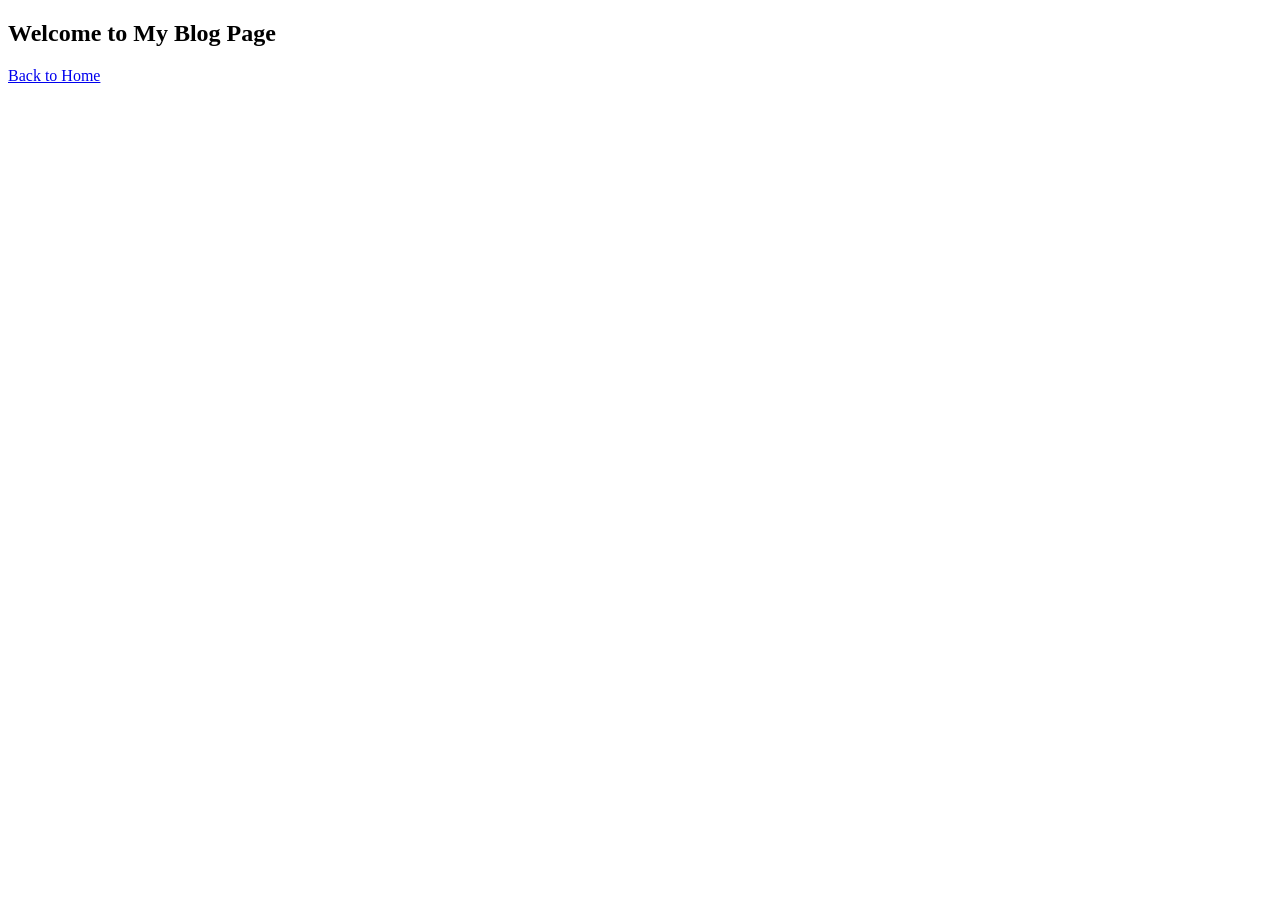
<file: 02_HTML_Fundamentals/blog.html>
<!DOCTYPE html>
<html lang="en">
  <head>
    <meta charset="UTF-8" />
    <title>BLOG</title>
  </head>
  <body>
    <h2>Welcome to My Blog Page</h2>
    <a href="index.html">Back to Home</a>
  </body>
</html>
</file>
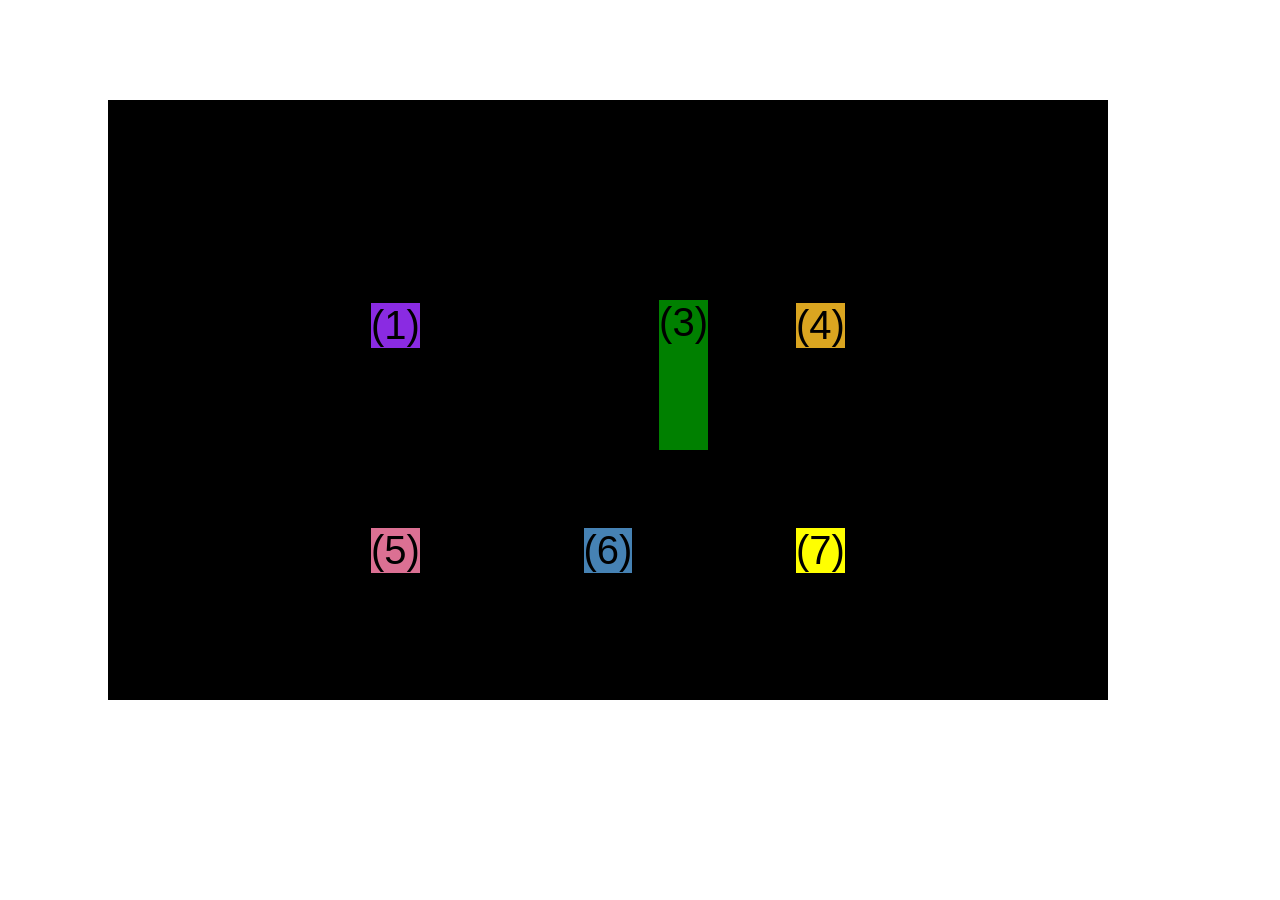
<file: 04-CSS-Layouts/css-grid.html>
<!DOCTYPE html>
<html lang="en">
    <head>
        <meta charset="UTF-8" />
        <meta http-equiv="X-UA-Compatible" content="IE=edge" />
        <meta name="viewport" content="width=device-width, initial-scale=1.0" />
        <title>CSS Grid</title>
        <style>
            .el--1 {
                background-color: blueviolet;
            }
            .el--2 {
                background-color: orangered;
            }
            .el--3 {
                background-color: green;
                height: 150px;
            }
            .el--4 {
                background-color: goldenrod;
            }
            .el--5 {
                background-color: palevioletred;
            }
            .el--6 {
                background-color: steelblue;
            }
            .el--7 {
                background-color: yellow;
            }
            .el--8 {
                background-color: crimson;
            }

            .container--1 {
                /* STARTER */
                font-family: sans-serif;
                background-color: #ddd;
                font-size: 40px;
                margin: 40px;

                /* CSS GRID */
                display: grid;
                /* grid-template-rows: 300px 200px; */
                /* grid-template-columns: 1fr 1fr 1fr auto; */

                grid-template-columns: repeat(4, 1fr);
                grid-template-rows: 1fr 1fr;

                /* gap: 30px; */
                column-gap: 20px;
                row-gap: 60px;

                /* Temporary */
                display: none;
            }

            .el--8 {
                grid-column: 2 / 3;
                grid-row: 1/2;
            }

            .el--2 {
                /* grid-column: 1/3; */
                /* grid-column: 1 / span 4; */
                grid-column: 1 / -1;
                grid-row: 2/3;
            }

            .container--2 {
                /* STARTER */
                font-family: sans-serif;
                background-color: black;
                font-size: 40px;
                margin: 100px;

                width: 1000px;
                height: 600px;

                /* CSS GRID */
                display: grid;
                grid-template-columns: 125px 200px 125px;
                grid-template-rows: 250px 100px;
                gap: 50px;

                /* Aligning Tracks inside the container: distributing empty space */
                justify-content: center;
                /* justify-content: space-between;
                justify-content: space-around; */
                align-content: center;
                /* align-content: space-between; */
                /* align-content: start; */
                /* align-content: end; */

                /* Aligning items inside cells: Moving items around inside the cells */
                align-items: center;
                justify-items: center;
            }

            .el--3 {
                align-self: end;
                justify-self: end;
            }
        </style>
    </head>
    <body>
        <div class="container--1">
            <div class="el el--1">(1) HTML</div>
            <div class="el el--2">(2) and</div>
            <div class="el el--3">(3) CSS</div>
            <div class="el el--4">(4) are</div>
            <div class="el el--5">(5) amazing</div>
            <div class="el el--6">(6) languages</div>
            <div class="el el--7">(7) to</div>
            <div class="el el--8">(8) learn</div>
        </div>

        <div class="container--2">
            <div class="el el--1">(1)</div>
            <div class="el el--3">(3)</div>
            <div class="el el--4">(4)</div>
            <div class="el el--5">(5)</div>
            <div class="el el--6">(6)</div>
            <div class="el el--7">(7)</div>
        </div>
    </body>
</html>
</file>
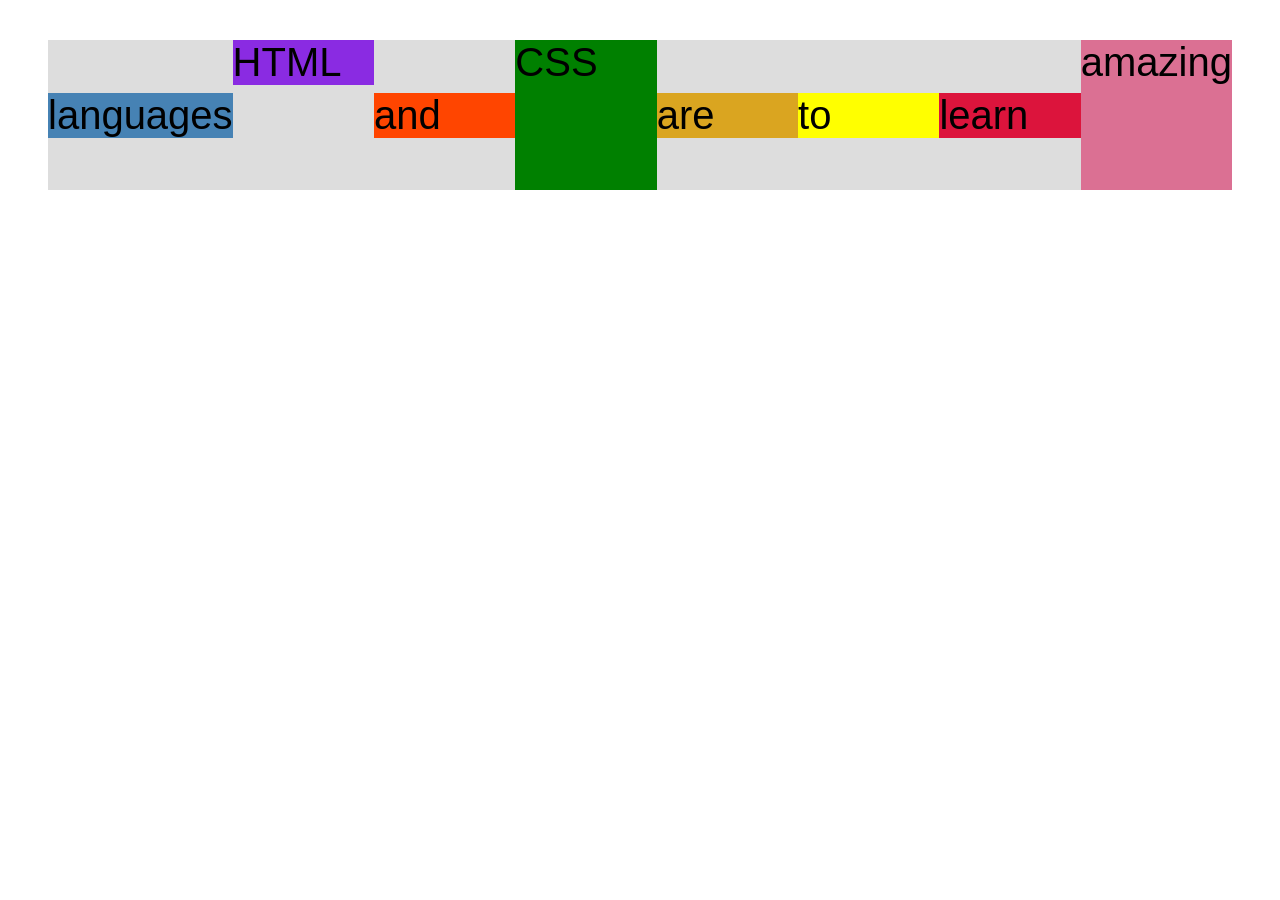
<file: 04-CSS-Layouts/flexbox.html>
<!DOCTYPE html>
<html lang="en">
    <head>
        <meta charset="UTF-8" />
        <meta http-equiv="X-UA-Compatible" content="IE=edge" />
        <meta name="viewport" content="width=device-width, initial-scale=1.0" />
        <title>Flexbox</title>
        <style>
            .el--1 {
                background-color: blueviolet;
            }
            .el--2 {
                background-color: orangered;
            }
            .el--3 {
                background-color: green;
                height: 150px;
            }
            .el--4 {
                background-color: goldenrod;
            }
            .el--5 {
                background-color: palevioletred;
            }
            .el--6 {
                background-color: steelblue;
            }
            .el--7 {
                background-color: yellow;
            }
            .el--8 {
                background-color: crimson;
            }

            .container {
                /* STARTER */
                font-family: sans-serif;
                background-color: #ddd;
                font-size: 40px;
                margin: 40px;

                /* FLEXBOX */
                display: flex;
                align-items: center;
                justify-content: flex-start;

                /* gap: 30px; */
            }

            .el {
                /* DEFAULTS
                flex-grow: 0;
                flex-shrink: 1;
                flex-basis: auto; */

                /* flex-basis: 200px; */
                /* flex-shrink: 0;
                flex-grow: 1; */
                flex: 1;
            }

            .el--1 {
                align-self: flex-start;
                /* order: 2; */
                /* flex-grow: 1; */
                /* flex-grow: 2; */
            }
            .el--5 {
                align-self: stretch;
                order: 1;
            }

            .el--6 {
                order: -1;
            }
        </style>
    </head>
    <body>
        <div class="container">
            <div class="el el--1">HTML</div>
            <div class="el el--2">and</div>
            <div class="el el--3">CSS</div>
            <div class="el el--4">are</div>
            <div class="el el--5">amazing</div>
            <div class="el el--6">languages</div>
            <div class="el el--7">to</div>
            <div class="el el--8">learn</div>
        </div>
    </body>
</html>
</file>
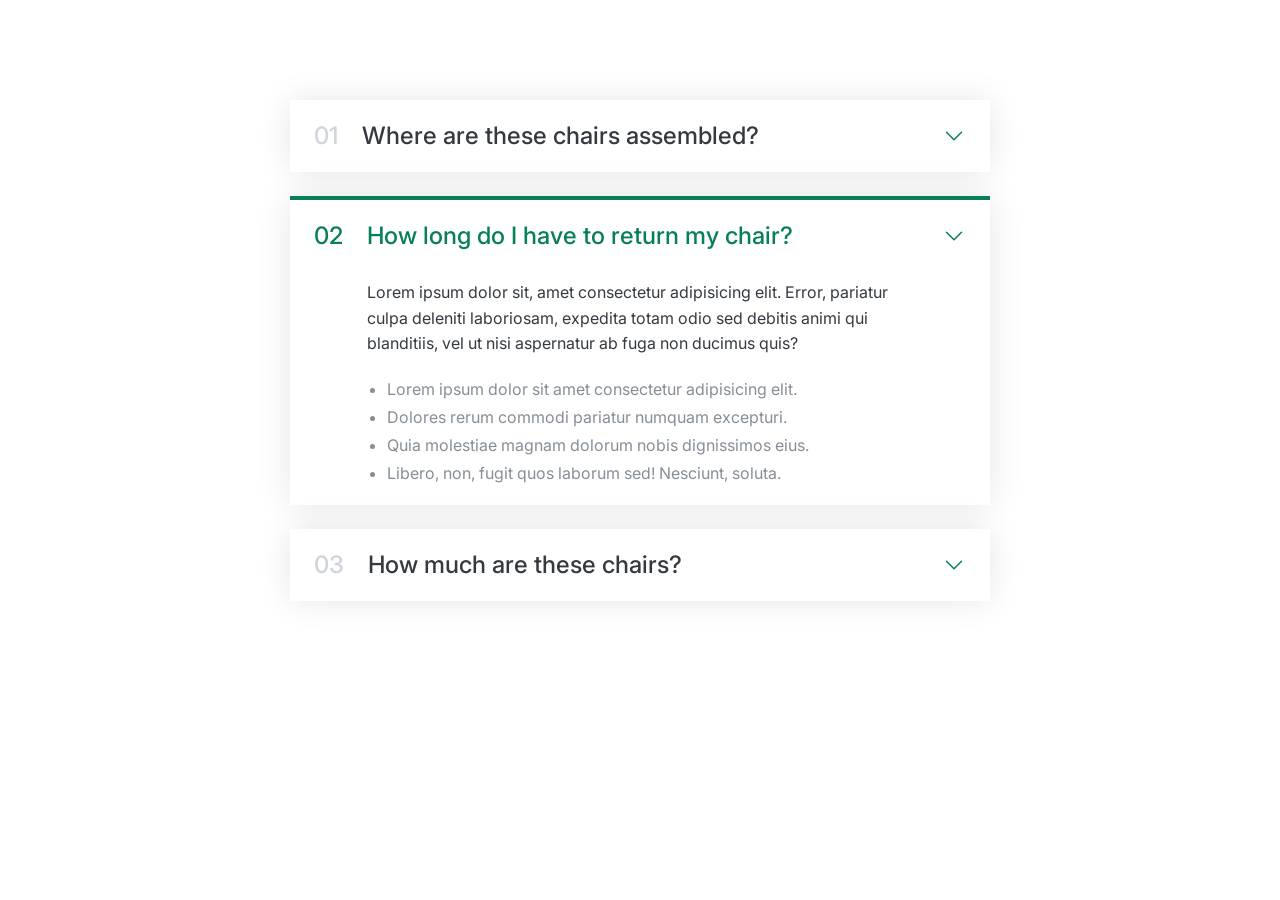
<file: 06-Components/01-accordion.html>
<!DOCTYPE html>
<html lang="en">
    <head>
        <meta charset="UTF-8" />
        <meta name="viewport" content="width=device-width, initial-scale=1.0" />
        <link
            href="https://fonts.googleapis.com/css2?family=Inter:wght@400;500;700&display=swap"
            rel="stylesheet"
        />
        <title>Accordion Component</title>

        <style>
            /*
            SPACING SYSTEM (px)
            2 / 4 / 8 / 12 / 16 / 24 / 32 / 48 / 64 / 80 / 96 / 128

            FONT SIZE SYSTEM (px)
            10 / 12 / 14 / 16 / 18 / 20 / 24 / 30 / 36 / 44 / 52 / 62 / 74 / 86 / 98
            */

            /* 
            MAIN COLOR: #087f5b
            GREEN LIGHTER COLOR: #099268
            GREY COLOR: #343a40
            GREY LIGHTER COLOR: #495057
            */

            * {
                margin: 0;
                padding: 0;
                box-sizing: border-box;
            }

            body {
                font-family: "Inter", sans-serif;
                color: #343a40;
                line-height: 1;
            }

            .accordion {
                width: 700px;
                margin: 100px auto;

                display: flex;
                flex-direction: column;
                gap: 24px;
            }

            .item {
                box-shadow: 0 0 32px rgba(0, 0, 0, 0.1);
                padding: 24px;

                display: grid;
                grid-template-columns: auto 1fr auto;
                column-gap: 24px;
                row-gap: 32px;
                align-items: center;
            }
            .number,
            .text {
                font-size: 24px;
                font-weight: 500;
                /* color: #087f5b; */
            }
            .number {
                color: #ced4da;
            }
            .icon {
                width: 24px;
                height: 24px;
                stroke: #087f5b;
            }
            .hidden-box {
                grid-column: 2;
                display: none;
            }
            .hidden-box p {
                line-height: 1.6;
                margin-bottom: 24px;
            }
            .hidden-box ul {
                color: #868e96;
                margin-left: 20px;

                display: flex;
                flex-direction: column;
                gap: 12px;
            }
            .open {
                border-top: 4px solid #087f5b;
            }
            .open .hidden-box {
                display: block;
            }
            .open .number,
            .open .text {
                color: #087f5b;
            }
        </style>
    </head>
    <body>
        <div class="accordion">
            <div class="item">
                <p class="number">01</p>
                <p class="text">Where are these chairs assembled?</p>
                <svg
                    xmlns="http://www.w3.org/2000/svg"
                    fill="none"
                    viewBox="0 0 24 24"
                    stroke-width="1.5"
                    stroke="currentColor"
                    class="icon"
                >
                    <path
                        stroke-linecap="round"
                        stroke-linejoin="round"
                        d="M19.5 8.25l-7.5 7.5-7.5-7.5"
                    />
                </svg>
                <div class="hidden-box">
                    <p>
                        Lorem ipsum dolor sit, amet consectetur adipisicing
                        elit. Error, pariatur culpa deleniti laboriosam,
                        expedita totam odio sed debitis animi qui blanditiis,
                        vel ut nisi aspernatur ab fuga non ducimus quis?
                    </p>
                    <ul>
                        <li>
                            Lorem ipsum dolor sit amet consectetur adipisicing
                            elit.
                        </li>
                        <li>
                            Dolores rerum commodi pariatur numquam excepturi.
                        </li>
                        <li>
                            Quia molestiae magnam dolorum nobis dignissimos
                            eius.
                        </li>
                        <li>
                            Libero, non, fugit quos laborum sed! Nesciunt,
                            soluta.
                        </li>
                    </ul>
                </div>
            </div>
            <div class="item open">
                <p class="number">02</p>
                <p class="text">How long do I have to return my chair?</p>
                <svg
                    xmlns="http://www.w3.org/2000/svg"
                    fill="none"
                    viewBox="0 0 24 24"
                    stroke-width="1.5"
                    stroke="currentColor"
                    class="icon"
                >
                    <path
                        stroke-linecap="round"
                        stroke-linejoin="round"
                        d="M19.5 8.25l-7.5 7.5-7.5-7.5"
                    />
                </svg>
                <div class="hidden-box">
                    <p>
                        Lorem ipsum dolor sit, amet consectetur adipisicing
                        elit. Error, pariatur culpa deleniti laboriosam,
                        expedita totam odio sed debitis animi qui blanditiis,
                        vel ut nisi aspernatur ab fuga non ducimus quis?
                    </p>
                    <ul>
                        <li>
                            Lorem ipsum dolor sit amet consectetur adipisicing
                            elit.
                        </li>
                        <li>
                            Dolores rerum commodi pariatur numquam excepturi.
                        </li>
                        <li>
                            Quia molestiae magnam dolorum nobis dignissimos
                            eius.
                        </li>
                        <li>
                            Libero, non, fugit quos laborum sed! Nesciunt,
                            soluta.
                        </li>
                    </ul>
                </div>
            </div>
            <div class="item">
                <p class="number">03</p>
                <p class="text">How much are these chairs?</p>
                <svg
                    xmlns="http://www.w3.org/2000/svg"
                    fill="none"
                    viewBox="0 0 24 24"
                    stroke-width="1.5"
                    stroke="currentColor"
                    class="icon"
                >
                    <path
                        stroke-linecap="round"
                        stroke-linejoin="round"
                        d="M19.5 8.25l-7.5 7.5-7.5-7.5"
                    />
                </svg>
                <div class="hidden-box">
                    <p>
                        Lorem ipsum dolor sit, amet consectetur adipisicing
                        elit. Error, pariatur culpa deleniti laboriosam,
                        expedita totam odio sed debitis animi qui blanditiis,
                        vel ut nisi aspernatur ab fuga non ducimus quis?
                    </p>
                    <ul>
                        <li>
                            Lorem ipsum dolor sit amet consectetur adipisicing
                            elit.
                        </li>
                        <li>
                            Dolores rerum commodi pariatur numquam excepturi.
                        </li>
                        <li>
                            Quia molestiae magnam dolorum nobis dignissimos
                            eius.
                        </li>
                        <li>
                            Libero, non, fugit quos laborum sed! Nesciunt,
                            soluta.
                        </li>
                    </ul>
                </div>
            </div>
        </div>
    </body>
</html>
</file>
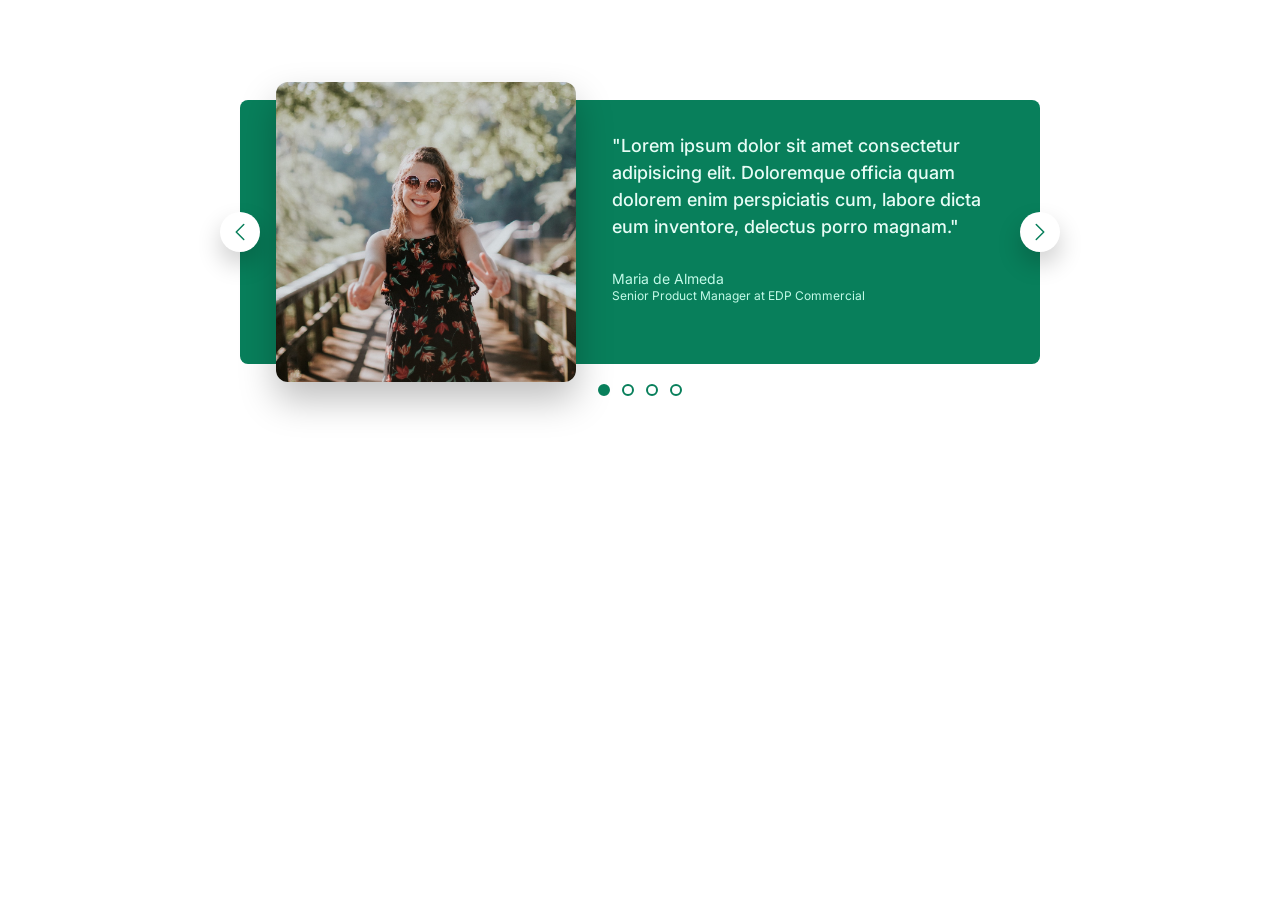
<file: 06-Components/02-carousel.html>
<!DOCTYPE html>
<html lang="en">
    <head>
        <meta charset="UTF-8" />
        <meta name="viewport" content="width=device-width, initial-scale=1.0" />
        <link
            href="https://fonts.googleapis.com/css2?family=Inter:wght@400;500;700&display=swap"
            rel="stylesheet"
        />
        <title>Carousel Component</title>

        <style>
            /*
            SPACING SYSTEM (px)
            2 / 4 / 8 / 12 / 16 / 24 / 32 / 48 / 64 / 80 / 96 / 128

            FONT SIZE SYSTEM (px)
            10 / 12 / 14 / 16 / 18 / 20 / 24 / 30 / 36 / 44 / 52 / 62 / 74 / 86 / 98
            */

            /* 
            MAIN COLOR: #087f5b
            GREEN LIGHTER COLOR: #099268
            GREY COLOR: #343a40
            GREY LIGHTER COLOR: #495057
            */

            * {
                margin: 0;
                padding: 0;
                box-sizing: border-box;
            }

            body {
                font-family: "Inter", sans-serif;
                color: #343a40;
                line-height: 1;
            }

            .carousel {
                width: 800px;
                background-color: #087f5b;
                margin: 100px auto;
                /* padding: 32px; */
                /* padding-left: 86px; */
                padding: 32px 48px 32px 86px;
                border-radius: 8px;
                position: relative;

                display: flex;
                /* align-items: center; */
                gap: 86px;
            }

            img {
                height: 200px;
                border-radius: 8px;
                transform: scale(1.5);
                box-shadow: 0 12px 24px rgba(0, 0, 0, 0.25);
            }

            .testimonial-text {
                font-size: 18px;
                font-weight: 500;
                line-height: 1.5;
                margin-bottom: 32px;
                color: #e6fcf5;
            }
            .testimonial-author {
                font-size: 14px;
                margin-bottom: 4px;
                color: #c3fae8;
            }
            .testimonial-job {
                font-size: 12px;
                color: #c3fae8;
            }

            /* CONTROLS */
            .btn {
                background-color: #fff;
                border: none;
                height: 40px;
                width: 40px;
                border-radius: 50%;
                position: absolute;
                box-shadow: 0 12px 24px rgba(0, 0, 0, 0.2);
                top: 50%;
                cursor: pointer;

                display: flex;
                align-items: center;
                justify-content: center;
            }

            .btn--left {
                left: 0;
                transform: translate(-50%, -50%);
            }
            .btn--right {
                right: 0;
                transform: translate(50%, -50%);
            }

            .btn-icon {
                height: 24px;
                width: 24px;
                stroke: #087f5b;
            }
            .dots {
                position: absolute;
                bottom: 0;
                left: 50%;
                transform: translate(-50%, 32px);

                display: flex;
                gap: 12px;
            }
            .dot {
                height: 12px;
                width: 12px;
                background-color: #fff;
                border: 2px solid #087f5b;
                border-radius: 50%;
                cursor: pointer;
            }
            .dot--fill {
                background-color: #087f5b;
            }
        </style>
    </head>
    <body>
        <div class="carousel">
            <img src="maria.jpg" alt="Maria" />
            <blockquote class="testimonial">
                <p class="testimonial-text">
                    "Lorem ipsum dolor sit amet consectetur adipisicing elit.
                    Doloremque officia quam dolorem enim perspiciatis cum,
                    labore dicta eum inventore, delectus porro magnam."
                </p>
                <p class="testimonial-author">Maria de Almeda</p>
                <p class="testimonial-job">
                    Senior Product Manager at EDP Commercial
                </p>
            </blockquote>
            <button class="btn btn--left">
                <svg
                    xmlns="http://www.w3.org/2000/svg"
                    fill="none"
                    viewBox="0 0 24 24"
                    stroke-width="1.5"
                    stroke="currentColor"
                    class="btn-icon"
                >
                    <path
                        stroke-linecap="round"
                        stroke-linejoin="round"
                        d="M15.75 19.5L8.25 12l7.5-7.5"
                    />
                </svg>
            </button>
            <button class="btn btn--right">
                <svg
                    xmlns="http://www.w3.org/2000/svg"
                    fill="none"
                    viewBox="0 0 24 24"
                    stroke-width="1.5"
                    stroke="currentColor"
                    class="btn-icon"
                >
                    <path
                        stroke-linecap="round"
                        stroke-linejoin="round"
                        d="M8.25 4.5l7.5 7.5-7.5 7.5"
                    />
                </svg>
            </button>
            <div class="dots">
                <button class="dot dot--fill">&nbsp;</button>
                <button class="dot">&nbsp;</button>
                <button class="dot">&nbsp;</button>
                <button class="dot">&nbsp;</button>
            </div>
        </div>
    </body>
</html>
</file>
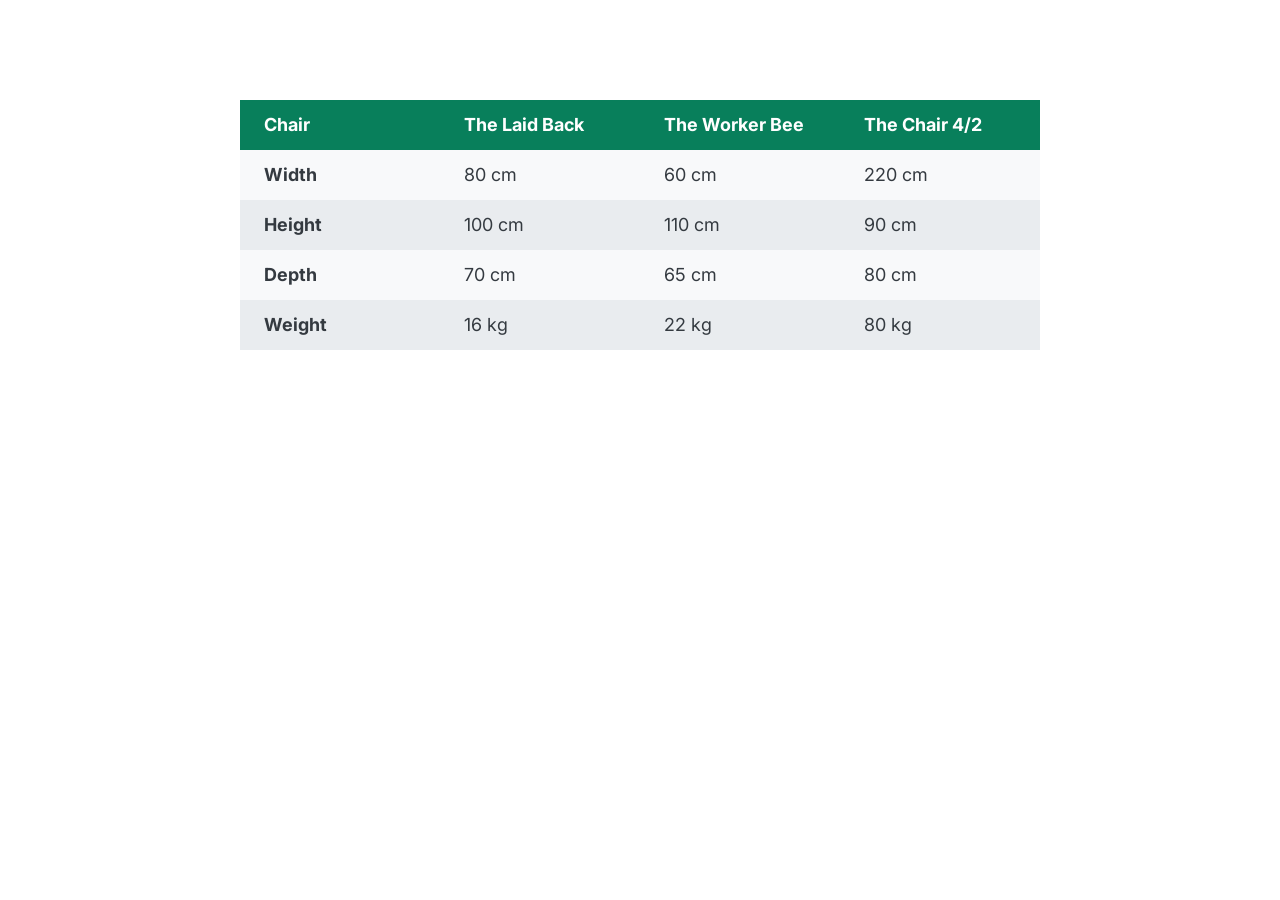
<file: 06-Components/03-table.html>
<!DOCTYPE html>
<html lang="en">
    <head>
        <meta charset="UTF-8" />
        <meta name="viewport" content="width=device-width, initial-scale=1.0" />
        <link
            href="https://fonts.googleapis.com/css2?family=Inter:wght@400;500;700&display=swap"
            rel="stylesheet"
        />
        <title>Accordion Component</title>

        <style>
            /*
            SPACING SYSTEM (px)
            2 / 4 / 8 / 12 / 16 / 24 / 32 / 48 / 64 / 80 / 96 / 128

            FONT SIZE SYSTEM (px)
            10 / 12 / 14 / 16 / 18 / 20 / 24 / 30 / 36 / 44 / 52 / 62 / 74 / 86 / 98
            */

            /*
            MAIN COLOR: #087f5b
            GREEN LIGHTER COLOR: #099268
            GREY COLOR: #343a40
            GREY LIGHTER COLOR: #495057
            */

            * {
                margin: 0;
                padding: 0;
                box-sizing: border-box;
            }

            body {
                font-family: "Inter", sans-serif;
                color: #343a40;
                line-height: 1;
                display: flex;
                justify-content: center;
            }

            table {
                width: 800px;
                margin-top: 100px;
                font-size: 18px;
                /* border: 1px solid #343a40; */
                border-collapse: collapse;
            }

            th,
            td {
                /* border: 1px solid #343a40; */
                padding: 16px 24px;
                text-align: left;
            }

            thead tr {
                background-color: #087f5b;
                color: #fff;
            }

            thead th {
                width: 25%;
            }

            tbody tr:nth-child(odd) {
                background-color: #f8f9fa;
            }
            tbody tr:nth-child(even) {
                background-color: #e9ecef;
            }
        </style>
    </head>
    <body>
        <table>
            <thead>
                <tr>
                    <th>Chair</th>
                    <th>The Laid Back</th>
                    <th>The Worker Bee</th>
                    <th>The Chair 4/2</th>
                </tr>
            </thead>
            <tbody>
                <tr>
                    <th>Width</th>
                    <td>80 cm</td>
                    <td>60 cm</td>
                    <td>220 cm</td>
                </tr>
                <tr>
                    <th>Height</th>
                    <td>100 cm</td>
                    <td>110 cm</td>
                    <td>90 cm</td>
                </tr>
                <tr>
                    <th>Depth</th>
                    <td>70 cm</td>
                    <td>65 cm</td>
                    <td>80 cm</td>
                </tr>
                <tr>
                    <th>Weight</th>
                    <td>16 kg</td>
                    <td>22 kg</td>
                    <td>80 kg</td>
                </tr>
            </tbody>
        </table>
    </body>
</html>
</file>
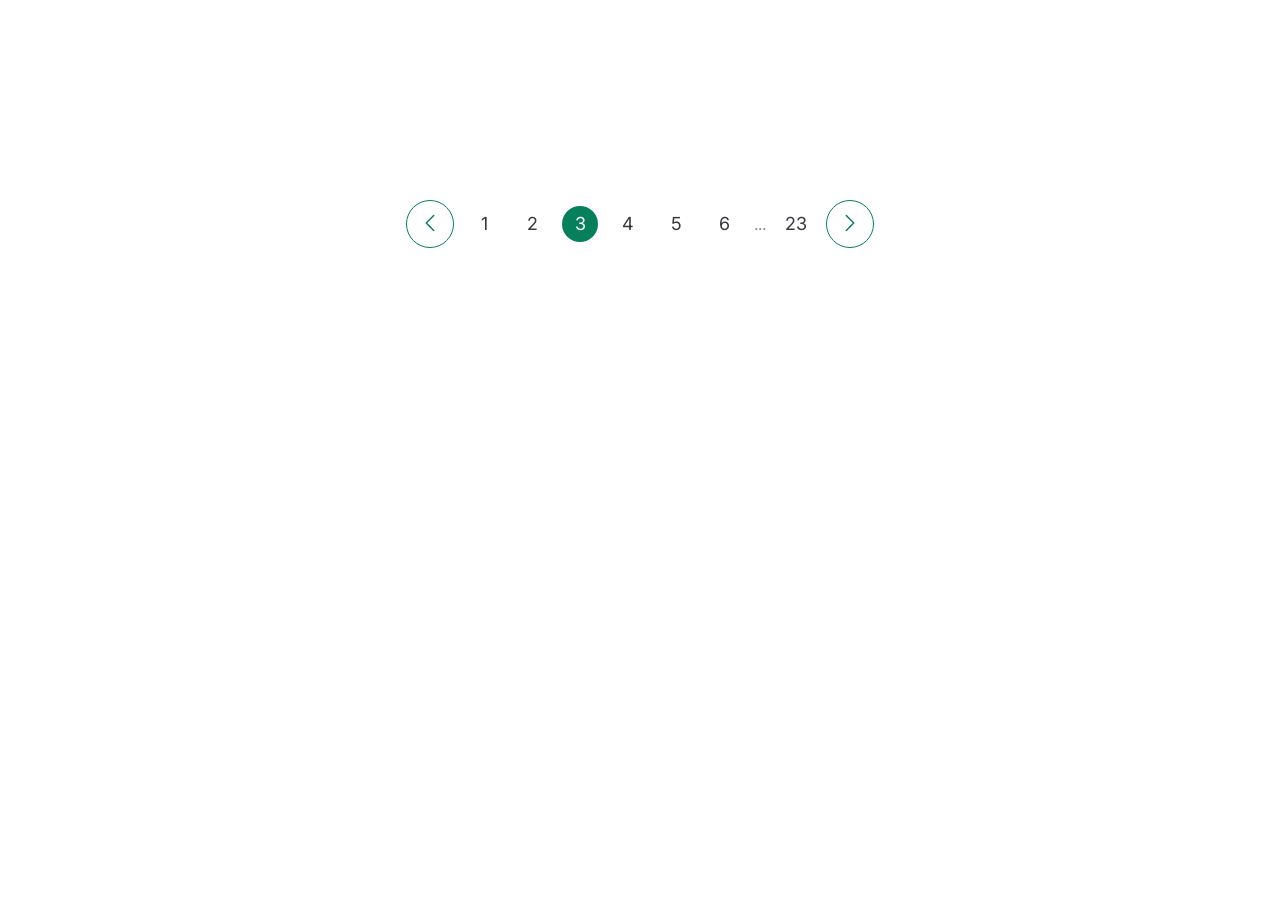
<file: 06-Components/04-pagination.html>
<!DOCTYPE html>
<html lang="en">
    <head>
        <meta charset="UTF-8" />
        <meta name="viewport" content="width=device-width, initial-scale=1.0" />
        <link
            href="https://fonts.googleapis.com/css2?family=Inter:wght@400;500;700&display=swap"
            rel="stylesheet"
        />
        <title>Accordion Component</title>

        <style>
            /*
            SPACING SYSTEM (px)
            2 / 4 / 8 / 12 / 16 / 24 / 32 / 48 / 64 / 80 / 96 / 128

            FONT SIZE SYSTEM (px)
            10 / 12 / 14 / 16 / 18 / 20 / 24 / 30 / 36 / 44 / 52 / 62 / 74 / 86 / 98
            */

            /* 
            MAIN COLOR: #087f5b
            GREEN LIGHTER COLOR: #099268
            GREY COLOR: #343a40
            GREY LIGHTER COLOR: #495057
            */

            * {
                margin: 0;
                padding: 0;
                box-sizing: border-box;
            }

            body {
                font-family: "Inter", sans-serif;
                color: #343a40;
                line-height: 1;
                display: flex;
                justify-content: center;
            }

            .pagination {
                display: flex;
                align-items: center;
                gap: 12px;
                margin-top: 200px;
            }

            .page-links:link,
            .page-links:visited {
                font-size: 18px;
                text-decoration: none;
                color: #343a40;
                cursor: pointer;
                width: 36px;
                height: 36px;
                border-radius: 50%;

                display: flex;
                align-items: center;
                justify-content: center;
            }

            .page-links:hover,
            .page-links:active,
            .page-links.page-link--current {
                background-color: #087f5b;
                color: #fff;
                cursor: pointer;
            }

            .btn {
                width: 48px;
                height: 48px;
                border: 1px solid #087f5b;
                background: none;
                border-radius: 50px;
                cursor: pointer;
            }

            .btn:hover {
                background-color: #087f5b;
            }

            .btn:hover .btn-icon {
                stroke: #fff;
            }

            .btn-icon {
                width: 24px;
                height: 24px;
                stroke: #087f5b;
            }

            .dots {
                color: #868e96;
            }
        </style>
    </head>
    <body>
        <div class="pagination">
            <button class="btn">
                <svg
                    xmlns="http://www.w3.org/2000/svg"
                    fill="none"
                    viewBox="0 0 24 24"
                    stroke-width="1.5"
                    stroke="currentColor"
                    class="btn-icon"
                >
                    <path
                        stroke-linecap="round"
                        stroke-linejoin="round"
                        d="M15.75 19.5L8.25 12l7.5-7.5"
                    />
                </svg>
            </button>
            <a href="#" class="page-links">1</a>
            <a href="#" class="page-links">2</a>
            <a href="#" class="page-links page-link--current">3</a>
            <a href="#" class="page-links">4</a>
            <a href="#" class="page-links">5</a>
            <a href="#" class="page-links">6</a>
            <span class="dots">...</span>
            <a href="#" class="page-links">23</a>
            <button class="btn">
                <svg
                    xmlns="http://www.w3.org/2000/svg"
                    fill="none"
                    viewBox="0 0 24 24"
                    stroke-width="1.5"
                    stroke="currentColor"
                    class="btn-icon"
                >
                    <path
                        stroke-linecap="round"
                        stroke-linejoin="round"
                        d="M8.25 4.5l7.5 7.5-7.5 7.5"
                    />
                </svg>
            </button>
        </div>
    </body>
</html>
</file>
<file: 03_CSS_Fundamentals/style.css>
* {
    /* border-top: 10px solid #1098ad; */
    margin: 0;
    padding: 0;
}

/* PAGE SECTIONS */
body {
    color: #444;
    font-family: sans-serif;
    border-top: 10px solid #1098ad;

    position: relative;
}

.container {
    width: 1200px;
    margin: 0 auto;
}

.main-header {
    background-color: #f7f7f7;
    padding: 20px 40px;
    margin-bottom: 60px;
    height: 80px;
}

nav {
    font-size: 18px;
    text-align: center;
}

article {
    margin-bottom: 60px;
}

.post-header {
    margin-bottom: 40px;
}

aside {
    background-color: #f7f7f7;
    border-top: 5px solid #1098ad;
    border-bottom: 5px solid #1098ad;
    padding: 50px 0;
    width: 500px;
}

/* SMALLER ELEMENTS */
h1,
h2,
h3 {
    color: #1098ad;
}

h1 {
    font-size: 26px;
    text-transform: uppercase;
    font-style: italic;
}

h2 {
    font-size: 40px;
    margin-bottom: 30px;

    position: relative;
}

h3 {
    font-size: 30px;
    margin-bottom: 20px;
}

h4 {
    font-size: 20px;
    text-transform: uppercase;
    text-align: center;
}

p {
    font-size: 22px;
    line-height: 1.5;
    margin-bottom: 15px;
}

ul,
ol {
    margin-left: 50px;
    margin-bottom: 20px;
}

li {
    font-size: 20px;
    margin-bottom: 10px;
}

li:last-child {
    margin-bottom: 0;
}

/* footer p {
    font-size: 16px;
} */

#author {
    font-style: italic;
    font-size: 18px;
}

#copy-right {
    font-size: 16px;
}

.related-author {
    font-size: 18px;
    font-weight: bold;
}

.related {
    list-style: none;
}

li:first-child {
    font-weight: bold;
}

li:last-child {
    font-style: italic;
}

/* li:nth-child(2) {
    color: red;
} */

/* Misconception: This wont work because p is not the first child of article */
article p:first-child {
    color: red;
}

/* Styling Links */
a:link {
    color: #1098ad;
    text-decoration: none;
}

a:visited {
    color: #1098ad;
}

a:hover {
    color: orangered;
    font-weight: bold;
    text-decoration: underline orangered;
}

a:active {
    font-style: italic;
}

.post-img {
    width: 100%;
    height: auto;
}

nav a:link {
    /* background-color: orangered;
    margin: 20px;
    display: block; */

    margin-right: 30px;
    margin-top: 10px;
    display: inline-block;
}

nav a:link:last-child {
    margin-right: 0;
}

/* Resolving Conflicts */
/* #copy-right {
    color: red;
}
.copy-right {
    color: blue;
}
.text {
    color: yellow;
}

footer p {
    color: green !important;
} */

/* nav a:link,
nav p {
    font-size: 18px;
} */

button {
    font-size: 22px;
    padding: 20px;
    cursor: pointer;

    position: absolute;
    bottom: 50px;
    right: 50px;
}

h1::first-letter {
    font-style: normal;
    margin-right: 5px;
}

/* h3 + p::first-line {
    color: red; 
} */

h2::after {
    content: "TOP";
    color: #444;
    background-color: #ffe70e;
    font-size: 16px;
    font-weight: bold;
    display: inline-block;
    padding: 5px 10px;

    position: absolute;
    top: -10px;
    right: -25px;
}
</file>
<file: 04-CSS-Layouts/style.css>
* {
    /* border-top: 10px solid #1098ad; */
    margin: 0;
    padding: 0;
    box-sizing: border-box;
}

/* PAGE SECTIONS */
body {
    color: #444;
    font-family: sans-serif;

    border-top: 10px solid #1098ad;
    position: relative;
}

.container {
    width: 1200px;
    /* margin-left: auto;
  margin-right: auto; */
    margin: 0 auto;
}

.main-header {
    background-color: #f7f7f7;
    /* padding: 20px;
  padding-left: 40px;
  padding-right: 40px; */
    padding: 20px 40px;
    /* margin-bottom: 60px; */
    /* height: 80px; */
}

nav {
    font-size: 18px;
    /* text-align: center; */
}

article {
    /* margin-bottom: 60px; */
}

.post-header {
    margin-bottom: 40px;
    /* position: relative; */
}

aside {
    background-color: #f7f7f7;
    border-top: 5px solid #1098ad;
    border-bottom: 5px solid #1098ad;
    padding: 50px 40px;
}

/* SMALLER ELEMENTS */
h1,
h2,
h3 {
    color: #1098ad;
}

h1 {
    font-size: 26px;
    text-transform: uppercase;
    font-style: italic;
}

h2 {
    font-size: 40px;
    margin-bottom: 30px;
}

h3 {
    font-size: 30px;
    margin-bottom: 20px;
    margin-top: 40px;
}

h4 {
    font-size: 20px;
    text-transform: uppercase;
    text-align: center;
    margin-bottom: 30px;
}

p {
    font-size: 22px;
    line-height: 1.5;
    margin-bottom: 15px;
}

ul,
ol {
    margin-left: 50px;
    margin-bottom: 20px;
}

li {
    font-size: 20px;
    margin-bottom: 10px;
    /* display: inline; */
}

li:last-child {
    margin-bottom: 0;
}

/* footer p {
  font-size: 16px;
} */

/* article header p {
  font-style: italic;
} */

#author {
    font-style: italic;
    font-size: 18px;
}

#copyright {
    font-size: 16px;
}

.related-author {
    font-size: 18px;
    font-weight: bold;
}

/* ul {
  list-style: none;
} */

.related {
    list-style: none;
    margin-left: 0;
}

body {
    /* background-color: orangered; */
}

/* .first-li {
  font-weight: bold;
} */

li:first-child {
    font-weight: bold;
}

li:last-child {
    font-style: italic;
}

li:nth-child(even) {
    /* color: red; */
}

/* Misconception: this won't work! */
article p:first-child {
    color: red;
}

/* Styling links */
a:link {
    color: #1098ad;
    text-decoration: none;
}

a:visited {
    /* color: #777; */
    color: #1098ad;
}

a:hover {
    color: orangered;
    font-weight: bold;
    text-decoration: underline orangered;
}

a:active {
    background-color: black;
    font-style: italic;
}
/* LVHA */

.post-img {
    width: 100%;
    height: auto;
}

nav a:link {
    /* background-color: orangered;
  margin: 20px;
  padding: 20px;

  display: block; */

    margin-right: 30px;
    /* margin-top: 10px; */
    display: inline-block;
}

nav a:link:last-child {
    margin-right: 0;
}

button {
    font-size: 22px;
    padding: 20px;
    cursor: pointer;

    position: absolute;
    /* top: 50px;
  left: 50px; */
    bottom: 50px;
    right: 50px;
}

h1::first-letter {
    font-style: normal;
    margin-right: 5px;
}

h3 + p::first-line {
    /* color: red; */
}

h2 {
    /* background-color: orange; */
    position: relative;
}

h2::before {
    content: "TOP";
    background-color: #ffe70e;
    color: #444;
    font-size: 16px;
    font-weight: bold;
    display: inline-block;
    padding: 5px 10px;
    position: absolute;
    top: -10px;
    right: -25px;
}

/* Resolving conflicts */
/* #copyright {
  color: red;
}

.copyright {
  color: blue;
}

.text {
  color: yellow;
}

footer p {
  color: green !important;
} */

/* nav a:link,
nav p {
  font-size: 18px;
} */

/* FLOATS */

/* .clear {
    clear: both;
} */
/*
.author-img {
    float: left;
    margin-bottom: 20px;
}
.author {
    float: left;
    margin-left: 20px;
    margin-top: 10px;
}

h1 {
    float: left;
}

nav {
    float: right;
}



.clearfix::after {
    content: "";
    clear: both;
    display: block;
}

article {
    width: 825px;
    float: left;
}
aside {
    width: 300px;
    float: right;
}
footer {
    clear: both;
}
*/

/* FLEXBOX */
.main-header {
    display: flex;
    align-items: center;
    justify-content: space-between;
}

.author-box {
    display: flex;
    align-items: center;
    margin-bottom: 15px;
}

.author {
    margin-bottom: 0;
    margin-left: 15px;
}

.related-post {
    display: flex;
    align-items: center;
    gap: 20px;
    margin-bottom: 30px;
}

.related-link:link {
    font-size: 17px;
    font-weight: bold;
    font-style: normal;
    margin-bottom: 5px;
    display: block;
}

.related-author {
    margin-bottom: 0;
    font-size: 14px;
    font-weight: normal;
    font-style: italic;
}

/* FLEXBOX LAYOUT */

/* .row {
    display: flex;
    gap: 75px;
    margin-bottom: 60px;
    align-items: flex-start;
}

article {
    flex: 1;
    margin-bottom: 0;
}

aside {
    flex: 0 0 300px;
} */

/* CSS GRID LAYOUT */

.container {
    display: grid;
    grid-template-columns: 1fr 300px;
    column-gap: 75px;
    row-gap: 60px;

    align-items: start;
}

.main-header {
    /* grid-column: 1 / span 2; */
    grid-column: 1 / -1;
}

article {
}

aside {
}

footer {
    grid-column: 1 / -1;
}
</file>
<file: 05-Design/style.css>
/*
SPACING SYSTEM (px)
2 / 4 / 8 / 12 / 16 / 24 / 32 / 48 / 64 / 80 / 96 / 128

FONT SIZE SYSTEM (px)
10 / 12 / 14 / 16 / 18 / 20 / 24 / 30 / 36 / 44 / 52 / 62 / 74 / 86 / 98
*/

/* 
MAIN COLOR: #087f5b
GREEN LIGHTER COLOR: #099268
GREY COLOR: #343a40
GREY LIGHTER COLOR: #495057
*/

* {
    margin: 0;
    padding: 0;
    box-sizing: border-box;
}

/* ------------------------ */
/* GENERAL STYLES */
/* ------------------------ */
body {
    font-family: "Inter", sans-serif;
    color: #343a40;
    border-bottom: 8px solid #087f5b;
}

.container {
    width: 960px;
    margin: 0 auto;
}

header,
section {
    margin-bottom: 96px;
}

h2 {
    margin-bottom: 48px;
    font-size: 36px;
    letter-spacing: -0.5px;
    /* 24 / 30 / 36 */
}

.grid-3-cols {
    display: grid;
    grid-template-columns: repeat(3, 1fr);
    column-gap: 80px;
}

.btn:link,
.btn:visited {
    background-color: #087f5b;
    color: #fff;
    text-decoration: none;
    text-transform: uppercase;
    font-weight: 500;

    display: inline-block;
    border-radius: 100px;
}

.btn:hover,
.btn:active {
    background-color: #099268;
}

.btn--big {
    font-size: 18px;
    padding: 16px 32px;
}

.btn--small {
    font-size: 14px;
    padding: 8px 12px;
}

img {
    border-radius: 12px;
}

/* ------------------------ */
/* COMPONENT STYLES */
/* ------------------------ */

/* HEADER */
header {
    display: grid;
    grid-template-columns: repeat(2, 1fr);
    column-gap: 80px;
    margin-top: 64px;
}

.header-text-box {
    align-self: center;
}

h1 {
    margin-bottom: 32px;
    font-size: 44px;
    line-height: 1.1;
    letter-spacing: -1px;
    /* 44 / 52 / 62 */

    /* text-shadow: 0 5px 5px rgba(0, 0, 0, 0.2); */
}

.header-text {
    margin-bottom: 24px;
    font-size: 18px;
    line-height: 1.7;
}

img {
    width: 100%;
}

/* FEATURES */
.features-icon {
    stroke: #087f5b;
    width: 32px;
    height: 32px;
    margin-bottom: 24px;
}

.features-title {
    margin-bottom: 16px;
    font-size: 20px;
}

.features-text {
    font-size: 18px;
    line-height: 1.7;
}

/* TESTIMONIAL */
.testimonial-section {
    background-color: #087f5b;
    color: #fff;
    padding: 24px;
    border-radius: 12px;
}

.testimonial-box {
    grid-column: 2 / -1;
    align-self: center;
}

.testimonial-box h2 {
    margin-bottom: 24px;
    font-size: 24px;
}

.testimonial-text {
    font-style: italic;
    margin-bottom: 24px;
    font-size: 18px;
    line-height: 1.7;
    color: #e6fcf5;
}

.testimonial-author {
    color: #c3fae8;
}

/* CHAIRS */
.chair {
    box-shadow: 0 20px 30px 0 rgba(0, 0, 0, 0.07);
    border-radius: 12px;
}

.chair img {
    border-bottom-left-radius: 0;
    border-bottom-right-radius: 0;
}

.chair-box {
    padding: 32px;
}

h3 {
    margin-bottom: 24px;
    font-size: 20px;
}

.chair-details {
    list-style: none;
    margin-bottom: 48px;
}

.chair-details li {
    display: flex;
    align-items: center;
    gap: 12px;
    margin-bottom: 16px;
}

.chair-details li:last-child {
    margin-bottom: 0;
}

.chair-icon {
    stroke: #087f5b;
    width: 24px;
    height: 24px;
}

.chair-price {
    display: flex;
    justify-content: space-between;
    align-items: center;
    font-size: 20px;
}

footer {
    margin-bottom: 48px;
    font-size: 14px;
    color: #495057;
}
</file>
